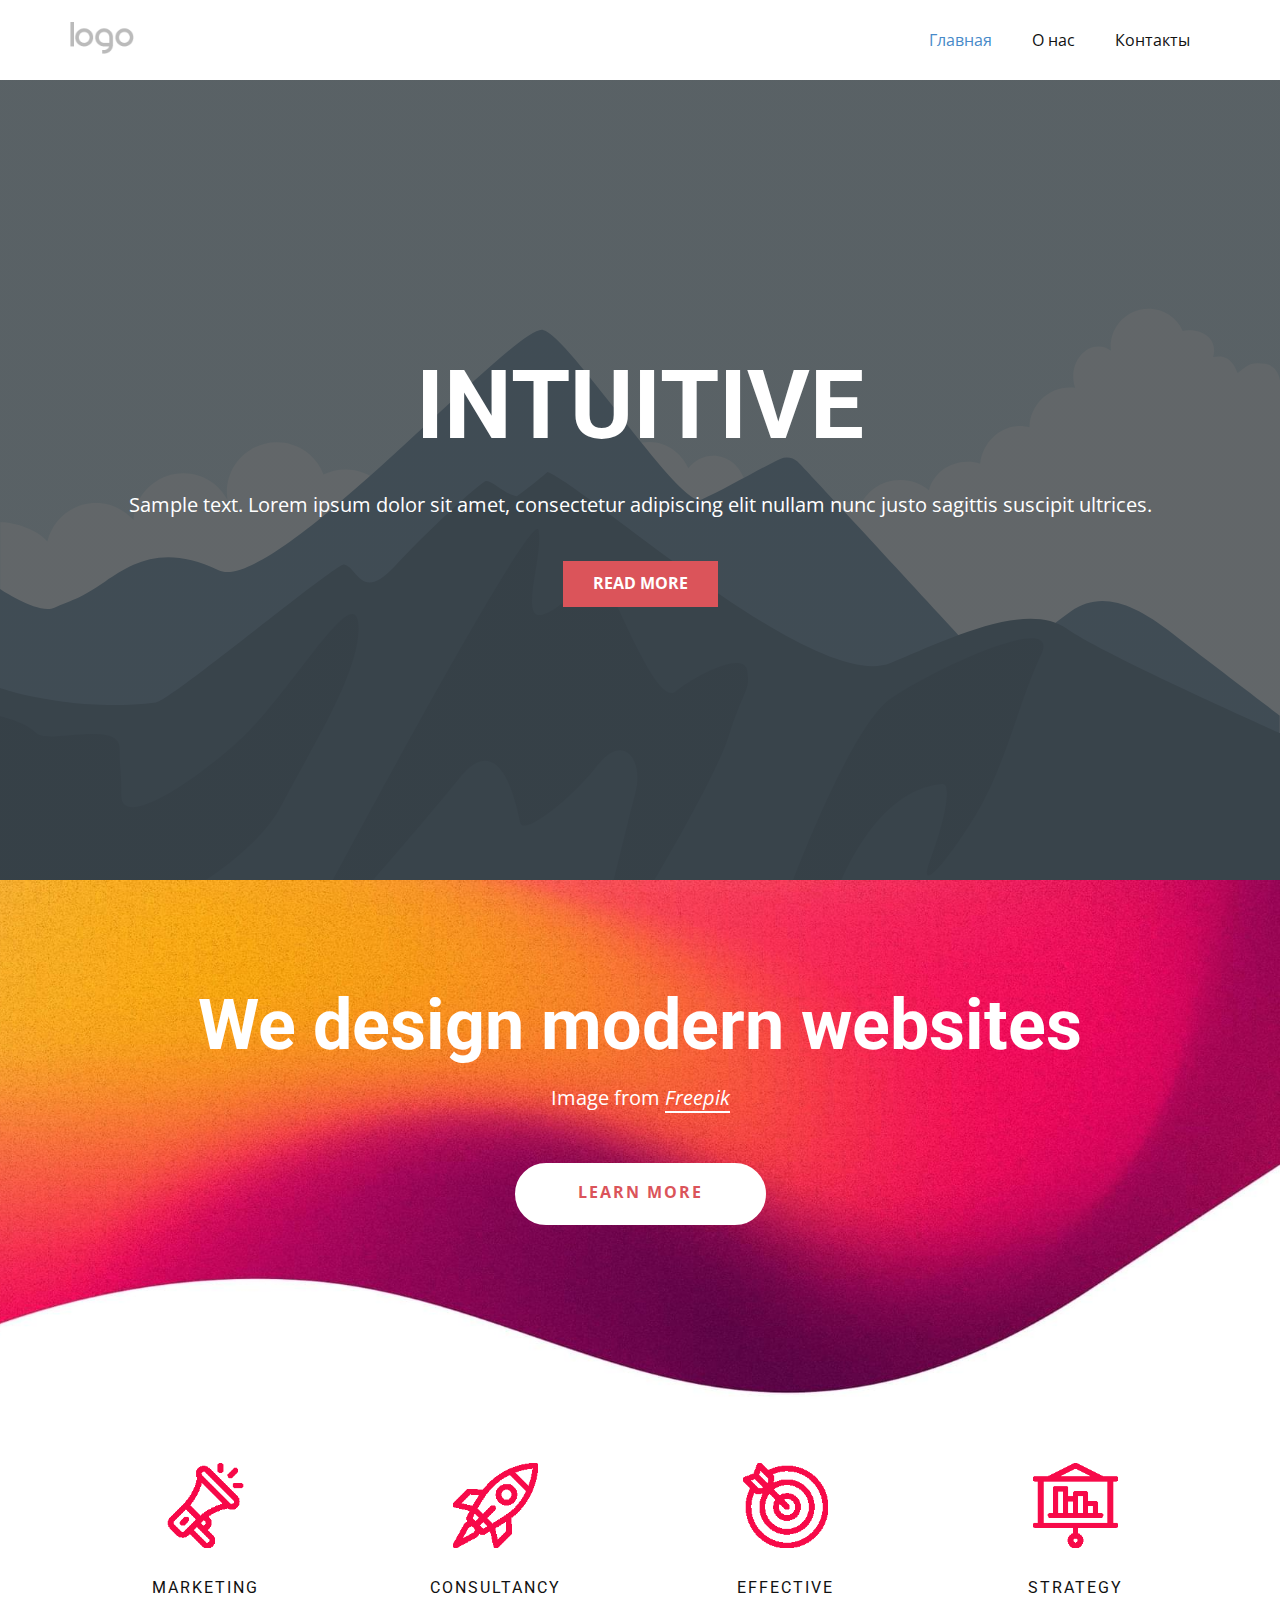
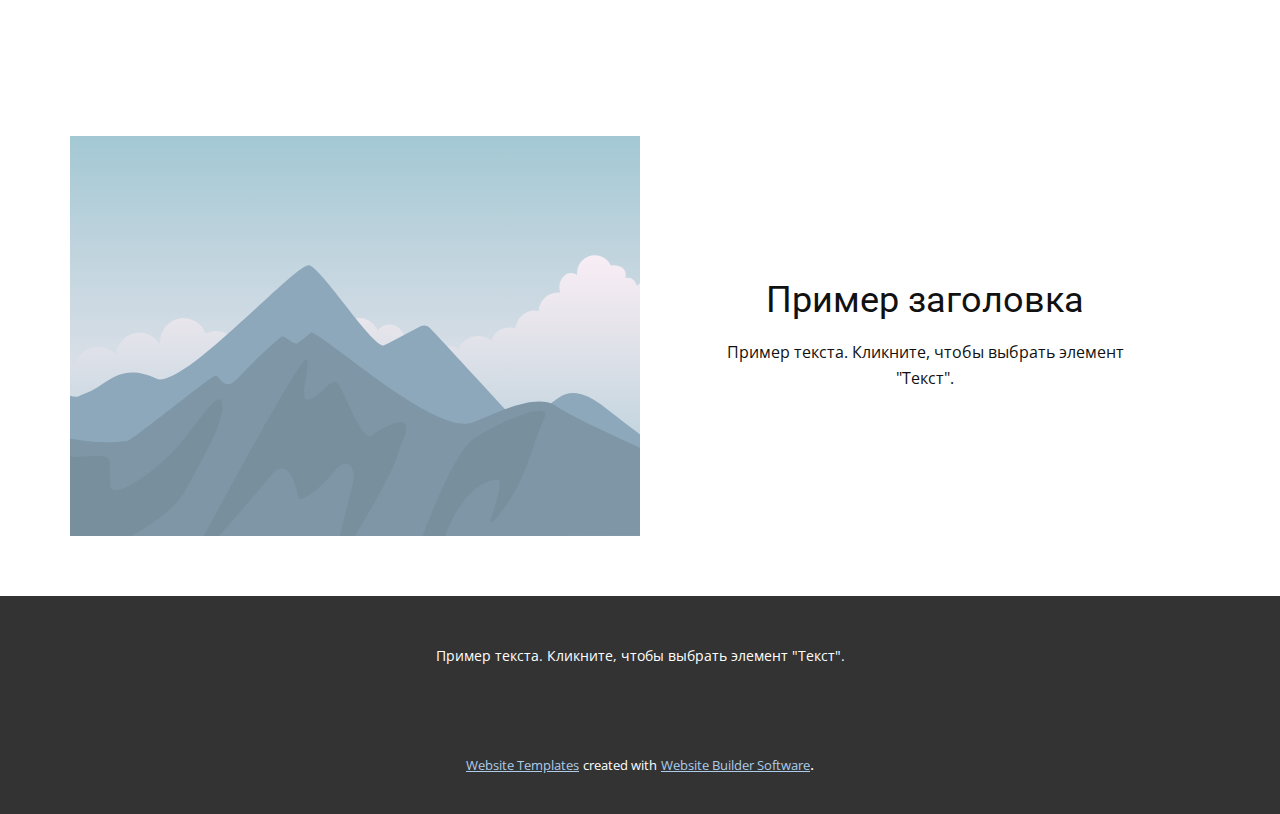
<file: special-app/Site1/index.html>
<!DOCTYPE html>
<html style="font-size: 16px;" lang="ru"><head>
    <meta name="viewport" content="width=device-width, initial-scale=1.0">
    <meta charset="utf-8">
    <meta name="keywords" content="INTUITIVE, ​We design modern websites">
    <meta name="description" content="">
    <title>Главная</title>
    <link rel="stylesheet" href="nicepage.css" media="screen">
<link rel="stylesheet" href="Главная.css" media="screen">
    <script class="u-script" type="text/javascript" src="jquery.js" defer=""></script>
    <script class="u-script" type="text/javascript" src="nicepage.js" defer=""></script>
    <meta name="generator" content="Nicepage 4.19.3, nicepage.com">
    <link id="u-theme-google-font" rel="stylesheet" href="https://fonts.googleapis.com/css?family=Roboto:100,100i,300,300i,400,400i,500,500i,700,700i,900,900i|Open+Sans:300,300i,400,400i,500,500i,600,600i,700,700i,800,800i">
    
    
    
    
    <script type="application/ld+json">{
		"@context": "http://schema.org",
		"@type": "Organization",
		"name": "",
		"logo": "images/default-logo.png"
}</script>
    <meta name="theme-color" content="#478ac9">
    <meta property="og:title" content="Главная">
    <meta property="og:type" content="website">
  </head>
  <body data-home-page="Главная.html" data-home-page-title="Главная" class="u-body u-xl-mode" data-lang="ru"><header class="u-clearfix u-header u-header" id="sec-5972"><div class="u-clearfix u-sheet u-valign-middle u-sheet-1">
        <a href="https://nicepage.com" class="u-image u-logo u-image-1">
          <img src="images/default-logo.png" class="u-logo-image u-logo-image-1">
        </a>
        <nav class="u-menu u-menu-dropdown u-offcanvas u-menu-1">
          <div class="menu-collapse" style="font-size: 1rem; letter-spacing: 0px;">
            <a class="u-button-style u-custom-left-right-menu-spacing u-custom-padding-bottom u-custom-top-bottom-menu-spacing u-nav-link u-text-active-palette-1-base u-text-hover-palette-2-base" href="#">
              <svg class="u-svg-link" viewBox="0 0 24 24"><use xmlns:xlink="http://www.w3.org/1999/xlink" xlink:href="#menu-hamburger"></use></svg>
              <svg class="u-svg-content" version="1.1" id="menu-hamburger" viewBox="0 0 16 16" x="0px" y="0px" xmlns:xlink="http://www.w3.org/1999/xlink" xmlns="http://www.w3.org/2000/svg"><g><rect y="1" width="16" height="2"></rect><rect y="7" width="16" height="2"></rect><rect y="13" width="16" height="2"></rect>
</g></svg>
            </a>
          </div>
          <div class="u-nav-container">
            <ul class="u-nav u-unstyled u-nav-1"><li class="u-nav-item"><a class="u-button-style u-nav-link u-text-active-palette-1-base u-text-hover-palette-2-base" href="Главная.html" style="padding: 10px 20px;">Главная</a>
</li><li class="u-nav-item"><a class="u-button-style u-nav-link u-text-active-palette-1-base u-text-hover-palette-2-base" href="О-нас.html" style="padding: 10px 20px;">О нас</a>
</li><li class="u-nav-item"><a class="u-button-style u-nav-link u-text-active-palette-1-base u-text-hover-palette-2-base" href="Контакты.html" style="padding: 10px 20px;">Контакты</a>
</li></ul>
          </div>
          <div class="u-nav-container-collapse">
            <div class="u-black u-container-style u-inner-container-layout u-opacity u-opacity-95 u-sidenav">
              <div class="u-inner-container-layout u-sidenav-overflow">
                <div class="u-menu-close"></div>
                <ul class="u-align-center u-nav u-popupmenu-items u-unstyled u-nav-2"><li class="u-nav-item"><a class="u-button-style u-nav-link" href="Главная.html">Главная</a>
</li><li class="u-nav-item"><a class="u-button-style u-nav-link" href="О-нас.html">О нас</a>
</li><li class="u-nav-item"><a class="u-button-style u-nav-link" href="Контакты.html">Контакты</a>
</li></ul>
              </div>
            </div>
            <div class="u-black u-menu-overlay u-opacity u-opacity-70"></div>
          </div>
        </nav>
      </div></header>
    <section class="u-align-center u-clearfix u-image u-shading u-section-1" src="" data-image-width="256" data-image-height="256" id="sec-d07f">
      <div class="u-clearfix u-sheet u-valign-middle u-sheet-1">
        <h1 class="u-text u-text-default u-title u-text-1">INTUITIVE</h1>
        <p class="u-large-text u-text u-text-default u-text-variant u-text-2">Sample text. Lorem ipsum dolor sit amet, consectetur adipiscing elit nullam nunc justo sagittis suscipit ultrices.</p>
        <a href="#" class="u-btn u-button-style u-palette-2-base u-btn-1">Read More</a>
      </div>
    </section>
    <section class="u-align-center u-clearfix u-white u-section-2" src="" id="carousel_1a21">
      <img class="u-expanded-width u-image u-image-1" src="images/ddd-min.jpg" data-image-width="1920" data-image-height="713">
      <h1 class="u-text u-text-body-alt-color u-text-default-xl u-title u-text-1"> We design modern websites</h1>
      <p class="u-large-text u-text u-text-variant u-text-white u-text-2">Image from <a href="https://www.freepik.com/vectors/background" class="u-active-none u-border-2 u-border-active-grey-5 u-border-hover-grey-5 u-border-white u-btn u-button-link u-button-style u-hover-none u-none u-text-body-alt-color u-btn-1">Freepik</a>
      </p>
      <a href="https://nicepage.com/c/contact-form-html-templates" class="u-active-custom-color-1 u-border-4 u-border-active-white u-border-hover-white u-border-white u-btn u-btn-round u-button-style u-hover-custom-color-1 u-radius-50 u-text-active-white u-text-hover-white u-text-palette-2-base u-white u-btn-2">learn more</a>
      <div class="u-list u-list-1">
        <div class="u-repeater u-repeater-1">
          <div class="u-align-center u-container-style u-list-item u-repeater-item u-shape-rectangle">
            <div class="u-container-layout u-similar-container u-valign-top u-container-layout-1"><span class="u-file-icon u-icon u-icon-rectangle u-text-palette-2-base u-icon-1"><img src="images/596092-d5c710ef.png" alt=""></span>
              <h4 class="u-text u-text-3">Marketing</h4>
            </div>
          </div>
          <div class="u-align-center u-container-style u-list-item u-repeater-item u-shape-rectangle">
            <div class="u-container-layout u-similar-container u-valign-top u-container-layout-2"><span class="u-file-icon u-icon u-icon-rectangle u-text-palette-2-base u-icon-2"><img src="images/4549343-bc5f0512.png" alt=""></span>
              <h4 class="u-text u-text-4">Consultancy</h4>
            </div>
          </div>
          <div class="u-align-center u-container-style u-list-item u-repeater-item u-shape-rectangle">
            <div class="u-container-layout u-similar-container u-valign-top u-container-layout-3"><span class="u-file-icon u-icon u-icon-rectangle u-text-palette-2-base u-icon-3"><img src="images/3720937-0b119c01.png" alt=""></span>
              <h4 class="u-text u-text-5">Effective</h4>
            </div>
          </div>
          <div class="u-align-center u-container-style u-list-item u-repeater-item u-shape-rectangle">
            <div class="u-container-layout u-similar-container u-valign-top u-container-layout-4"><span class="u-file-icon u-icon u-icon-rectangle u-text-palette-2-base u-icon-4"><img src="images/6434274-ce5b3ffa.png" alt=""></span>
              <h4 class="u-text u-text-6">Strategy</h4>
            </div>
          </div>
        </div>
      </div>
    </section>
    <section class="u-clearfix u-section-3" id="sec-538f">
      <div class="u-clearfix u-sheet u-sheet-1">
        <div class="u-clearfix u-expanded-width u-layout-wrap u-layout-wrap-1">
          <div class="u-layout">
            <div class="u-layout-row">
              <div class="u-container-style u-image u-layout-cell u-size-30 u-image-1" data-image-width="400" data-image-height="265">
                <div class="u-container-layout u-container-layout-1"></div>
              </div>
              <div class="u-align-center u-container-style u-layout-cell u-size-30 u-layout-cell-2">
                <div class="u-container-layout u-valign-middle u-container-layout-2">
                  <h2 class="u-text u-text-default u-text-1">Пример заголовка</h2>
                  <p class="u-text u-text-default u-text-2">Пример текста. Кликните, чтобы выбрать элемент "Текст".</p>
                </div>
              </div>
            </div>
          </div>
        </div>
      </div>
    </section>
    
    
    <footer class="u-align-center u-clearfix u-footer u-grey-80 u-footer" id="sec-6dae"><div class="u-clearfix u-sheet u-sheet-1">
        <p class="u-small-text u-text u-text-variant u-text-1">Пример текста. Кликните, чтобы выбрать элемент "Текст".</p>
      </div></footer>
    <section class="u-backlink u-clearfix u-grey-80">
      <a class="u-link" href="https://nicepage.com/website-templates" target="_blank">
        <span>Website Templates</span>
      </a>
      <p class="u-text">
        <span>created with</span>
      </p>
      <a class="u-link" href="" target="_blank">
        <span>Website Builder Software</span>
      </a>. 
    </section>
  
</body></html>
</file>
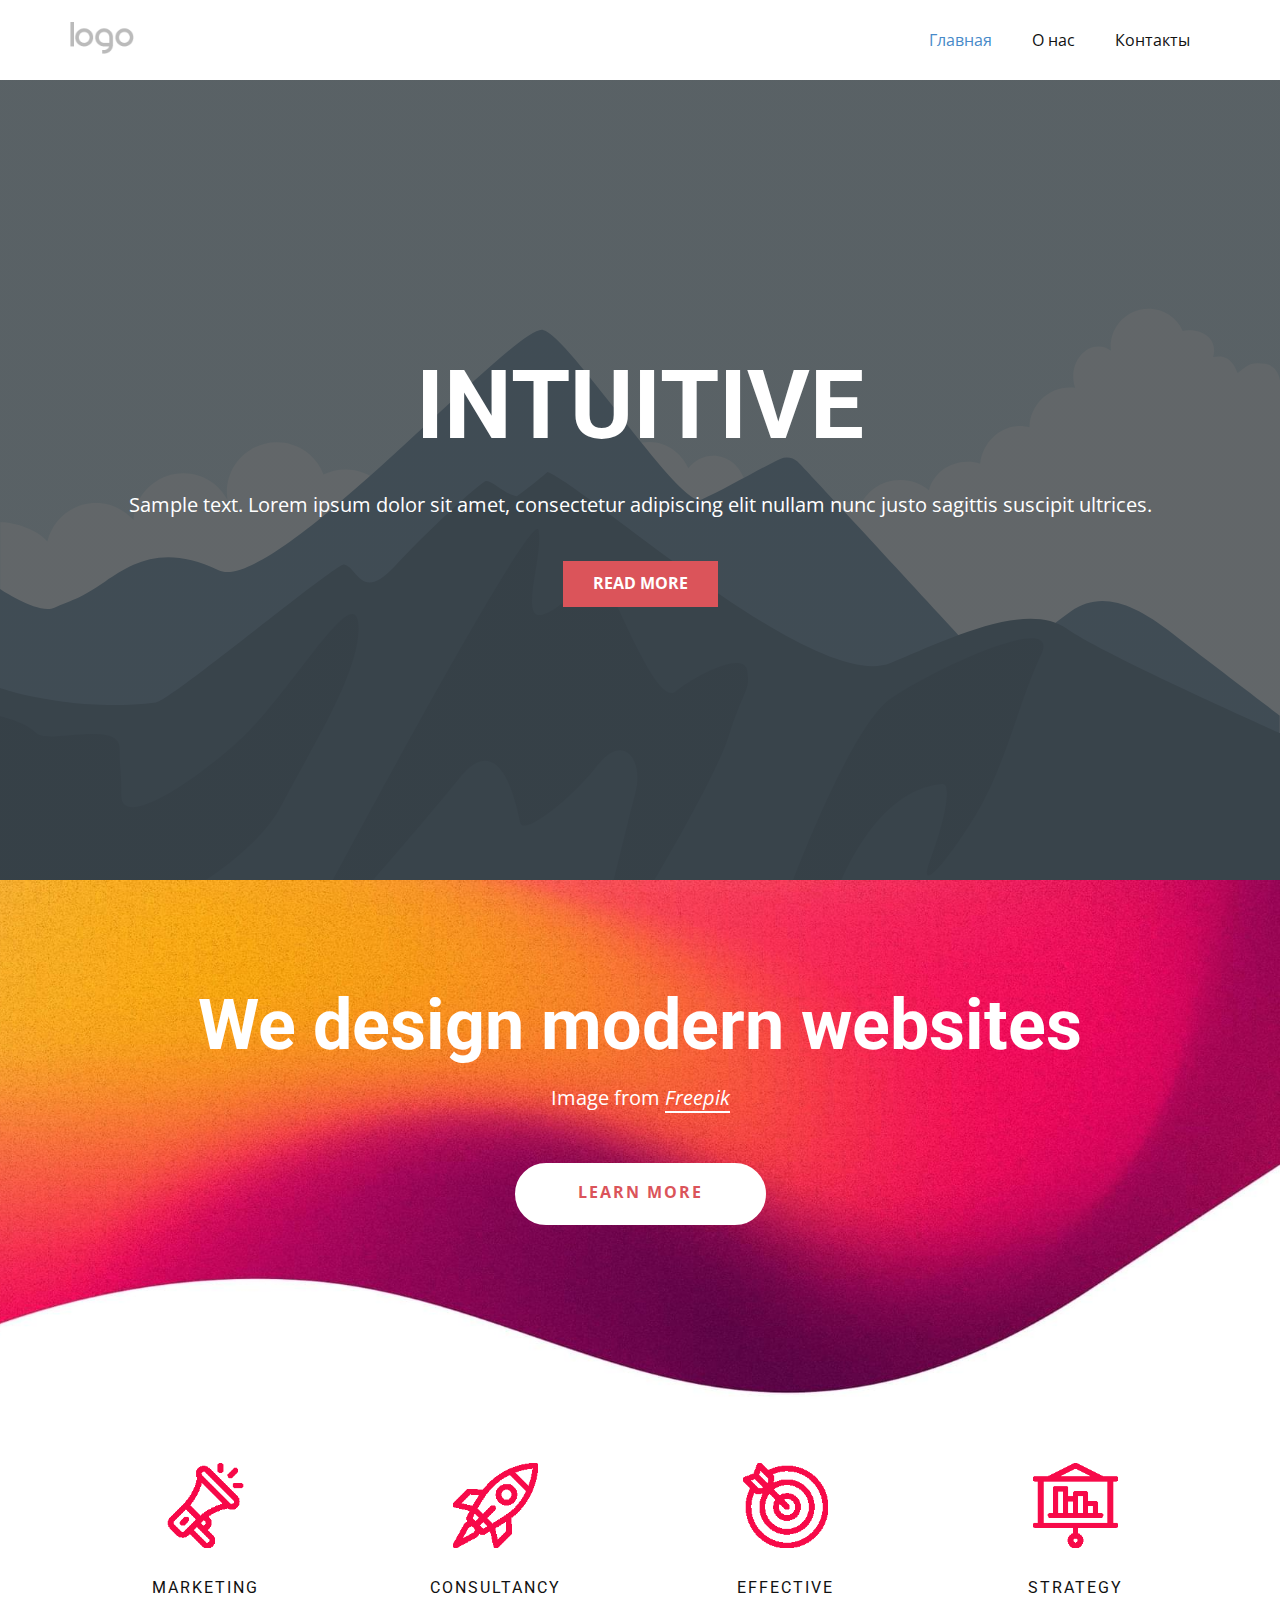
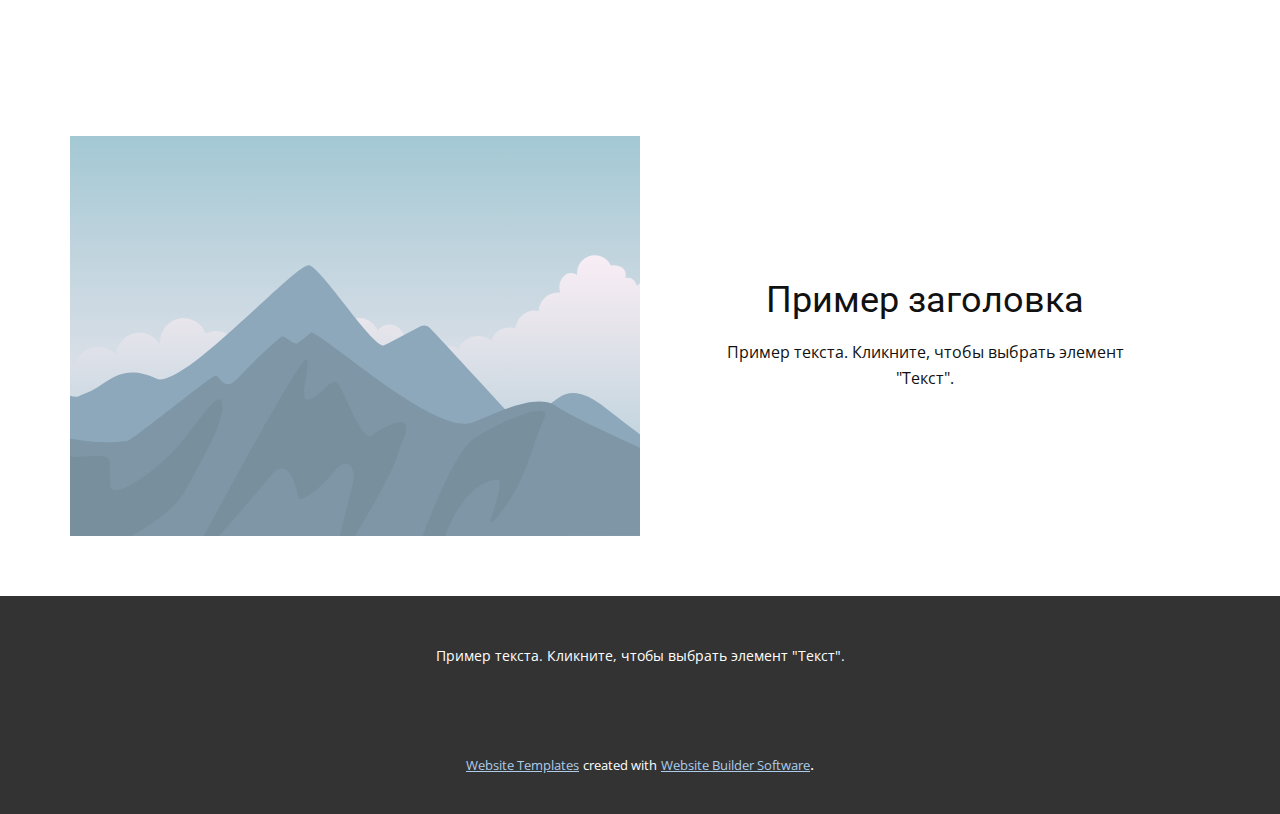
<file: special-app/Site1/Главная.html>
<!DOCTYPE html>
<html style="font-size: 16px;" lang="ru"><head>
    <meta name="viewport" content="width=device-width, initial-scale=1.0">
    <meta charset="utf-8">
    <meta name="keywords" content="INTUITIVE, ​We design modern websites">
    <meta name="description" content="">
    <title>Главная</title>
    <link rel="stylesheet" href="nicepage.css" media="screen">
<link rel="stylesheet" href="Главная.css" media="screen">
    <script class="u-script" type="text/javascript" src="jquery.js" defer=""></script>
    <script class="u-script" type="text/javascript" src="nicepage.js" defer=""></script>
    <meta name="generator" content="Nicepage 4.19.3, nicepage.com">
    <link id="u-theme-google-font" rel="stylesheet" href="https://fonts.googleapis.com/css?family=Roboto:100,100i,300,300i,400,400i,500,500i,700,700i,900,900i|Open+Sans:300,300i,400,400i,500,500i,600,600i,700,700i,800,800i">
    
    
    
    
    <script type="application/ld+json">{
		"@context": "http://schema.org",
		"@type": "Organization",
		"name": "",
		"logo": "images/default-logo.png"
}</script>
    <meta name="theme-color" content="#478ac9">
    <meta property="og:title" content="Главная">
    <meta property="og:type" content="website">
  </head>
  <body class="u-body u-xl-mode" data-lang="ru"><header class="u-clearfix u-header u-header" id="sec-5972"><div class="u-clearfix u-sheet u-valign-middle u-sheet-1">
        <a href="https://nicepage.com" class="u-image u-logo u-image-1">
          <img src="images/default-logo.png" class="u-logo-image u-logo-image-1">
        </a>
        <nav class="u-menu u-menu-dropdown u-offcanvas u-menu-1">
          <div class="menu-collapse" style="font-size: 1rem; letter-spacing: 0px;">
            <a class="u-button-style u-custom-left-right-menu-spacing u-custom-padding-bottom u-custom-top-bottom-menu-spacing u-nav-link u-text-active-palette-1-base u-text-hover-palette-2-base" href="#">
              <svg class="u-svg-link" viewBox="0 0 24 24"><use xmlns:xlink="http://www.w3.org/1999/xlink" xlink:href="#menu-hamburger"></use></svg>
              <svg class="u-svg-content" version="1.1" id="menu-hamburger" viewBox="0 0 16 16" x="0px" y="0px" xmlns:xlink="http://www.w3.org/1999/xlink" xmlns="http://www.w3.org/2000/svg"><g><rect y="1" width="16" height="2"></rect><rect y="7" width="16" height="2"></rect><rect y="13" width="16" height="2"></rect>
</g></svg>
            </a>
          </div>
          <div class="u-nav-container">
            <ul class="u-nav u-unstyled u-nav-1"><li class="u-nav-item"><a class="u-button-style u-nav-link u-text-active-palette-1-base u-text-hover-palette-2-base" href="Главная.html" style="padding: 10px 20px;">Главная</a>
</li><li class="u-nav-item"><a class="u-button-style u-nav-link u-text-active-palette-1-base u-text-hover-palette-2-base" href="О-нас.html" style="padding: 10px 20px;">О нас</a>
</li><li class="u-nav-item"><a class="u-button-style u-nav-link u-text-active-palette-1-base u-text-hover-palette-2-base" href="Контакты.html" style="padding: 10px 20px;">Контакты</a>
</li></ul>
          </div>
          <div class="u-nav-container-collapse">
            <div class="u-black u-container-style u-inner-container-layout u-opacity u-opacity-95 u-sidenav">
              <div class="u-inner-container-layout u-sidenav-overflow">
                <div class="u-menu-close"></div>
                <ul class="u-align-center u-nav u-popupmenu-items u-unstyled u-nav-2"><li class="u-nav-item"><a class="u-button-style u-nav-link" href="Главная.html">Главная</a>
</li><li class="u-nav-item"><a class="u-button-style u-nav-link" href="О-нас.html">О нас</a>
</li><li class="u-nav-item"><a class="u-button-style u-nav-link" href="Контакты.html">Контакты</a>
</li></ul>
              </div>
            </div>
            <div class="u-black u-menu-overlay u-opacity u-opacity-70"></div>
          </div>
        </nav>
      </div></header>
    <section class="u-align-center u-clearfix u-image u-shading u-section-1" src="" data-image-width="256" data-image-height="256" id="sec-d07f">
      <div class="u-clearfix u-sheet u-valign-middle u-sheet-1">
        <h1 class="u-text u-text-default u-title u-text-1">INTUITIVE</h1>
        <p class="u-large-text u-text u-text-default u-text-variant u-text-2">Sample text. Lorem ipsum dolor sit amet, consectetur adipiscing elit nullam nunc justo sagittis suscipit ultrices.</p>
        <a href="#" class="u-btn u-button-style u-palette-2-base u-btn-1">Read More</a>
      </div>
    </section>
    <section class="u-align-center u-clearfix u-white u-section-2" src="" id="carousel_1a21">
      <img class="u-expanded-width u-image u-image-1" src="images/ddd-min.jpg" data-image-width="1920" data-image-height="713">
      <h1 class="u-text u-text-body-alt-color u-text-default-xl u-title u-text-1"> We design modern websites</h1>
      <p class="u-large-text u-text u-text-variant u-text-white u-text-2">Image from <a href="https://www.freepik.com/vectors/background" class="u-active-none u-border-2 u-border-active-grey-5 u-border-hover-grey-5 u-border-white u-btn u-button-link u-button-style u-hover-none u-none u-text-body-alt-color u-btn-1">Freepik</a>
      </p>
      <a href="https://nicepage.com/c/contact-form-html-templates" class="u-active-custom-color-1 u-border-4 u-border-active-white u-border-hover-white u-border-white u-btn u-btn-round u-button-style u-hover-custom-color-1 u-radius-50 u-text-active-white u-text-hover-white u-text-palette-2-base u-white u-btn-2">learn more</a>
      <div class="u-list u-list-1">
        <div class="u-repeater u-repeater-1">
          <div class="u-align-center u-container-style u-list-item u-repeater-item u-shape-rectangle">
            <div class="u-container-layout u-similar-container u-valign-top u-container-layout-1"><span class="u-file-icon u-icon u-icon-rectangle u-text-palette-2-base u-icon-1"><img src="images/596092-d5c710ef.png" alt=""></span>
              <h4 class="u-text u-text-3">Marketing</h4>
            </div>
          </div>
          <div class="u-align-center u-container-style u-list-item u-repeater-item u-shape-rectangle">
            <div class="u-container-layout u-similar-container u-valign-top u-container-layout-2"><span class="u-file-icon u-icon u-icon-rectangle u-text-palette-2-base u-icon-2"><img src="images/4549343-bc5f0512.png" alt=""></span>
              <h4 class="u-text u-text-4">Consultancy</h4>
            </div>
          </div>
          <div class="u-align-center u-container-style u-list-item u-repeater-item u-shape-rectangle">
            <div class="u-container-layout u-similar-container u-valign-top u-container-layout-3"><span class="u-file-icon u-icon u-icon-rectangle u-text-palette-2-base u-icon-3"><img src="images/3720937-0b119c01.png" alt=""></span>
              <h4 class="u-text u-text-5">Effective</h4>
            </div>
          </div>
          <div class="u-align-center u-container-style u-list-item u-repeater-item u-shape-rectangle">
            <div class="u-container-layout u-similar-container u-valign-top u-container-layout-4"><span class="u-file-icon u-icon u-icon-rectangle u-text-palette-2-base u-icon-4"><img src="images/6434274-ce5b3ffa.png" alt=""></span>
              <h4 class="u-text u-text-6">Strategy</h4>
            </div>
          </div>
        </div>
      </div>
    </section>
    <section class="u-clearfix u-section-3" id="sec-538f">
      <div class="u-clearfix u-sheet u-sheet-1">
        <div class="u-clearfix u-expanded-width u-layout-wrap u-layout-wrap-1">
          <div class="u-layout">
            <div class="u-layout-row">
              <div class="u-container-style u-image u-layout-cell u-size-30 u-image-1" data-image-width="400" data-image-height="265">
                <div class="u-container-layout u-container-layout-1"></div>
              </div>
              <div class="u-align-center u-container-style u-layout-cell u-size-30 u-layout-cell-2">
                <div class="u-container-layout u-valign-middle u-container-layout-2">
                  <h2 class="u-text u-text-default u-text-1">Пример заголовка</h2>
                  <p class="u-text u-text-default u-text-2">Пример текста. Кликните, чтобы выбрать элемент "Текст".</p>
                </div>
              </div>
            </div>
          </div>
        </div>
      </div>
    </section>
    
    
    <footer class="u-align-center u-clearfix u-footer u-grey-80 u-footer" id="sec-6dae"><div class="u-clearfix u-sheet u-sheet-1">
        <p class="u-small-text u-text u-text-variant u-text-1">Пример текста. Кликните, чтобы выбрать элемент "Текст".</p>
      </div></footer>
    <section class="u-backlink u-clearfix u-grey-80">
      <a class="u-link" href="https://nicepage.com/website-templates" target="_blank">
        <span>Website Templates</span>
      </a>
      <p class="u-text">
        <span>created with</span>
      </p>
      <a class="u-link" href="" target="_blank">
        <span>Website Builder Software</span>
      </a>. 
    </section>
  
</body></html>
</file>
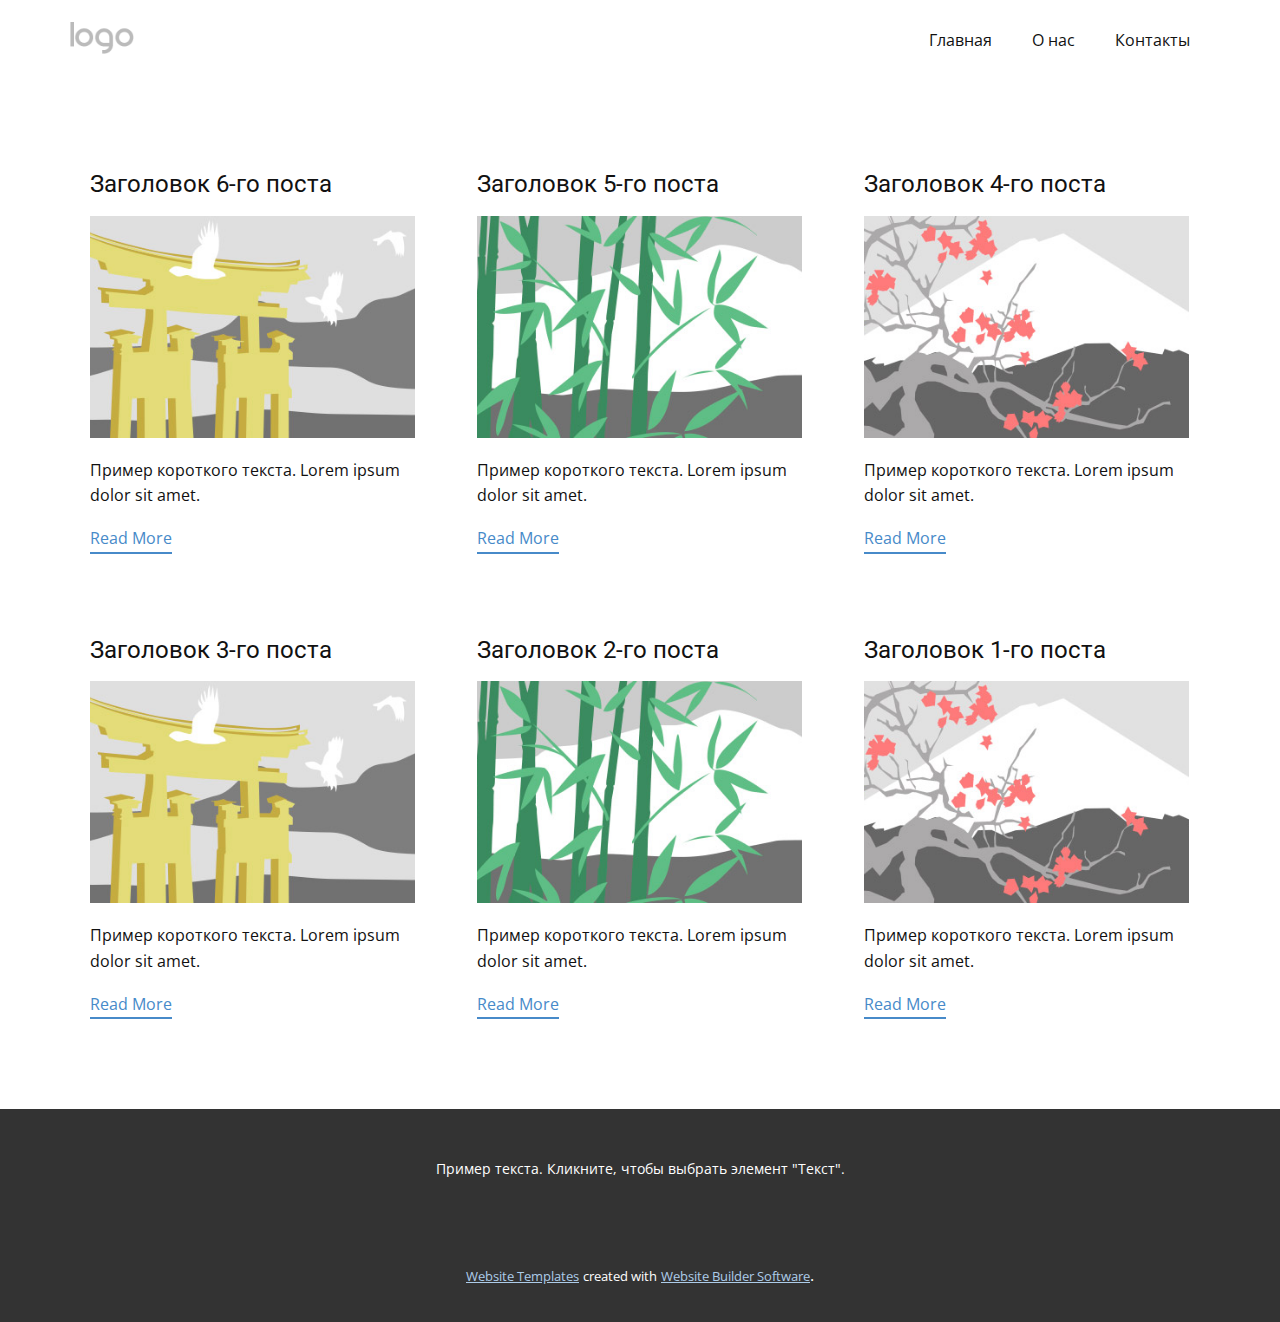
<file: special-app/Site1/blog/blog.html>
<html style="font-size: 16px;" lang="ru"><head>
    <meta name="viewport" content="width=device-width, initial-scale=1.0">
    <meta charset="utf-8">
    <meta name="keywords" content="">
    <meta name="description" content="">
    <title>Blog Template</title>
    <link rel="stylesheet" href="../nicepage.css" media="screen">
<link rel="stylesheet" href="../Blog-Template.css" media="screen">
    <script class="u-script" type="text/javascript" src="../jquery.js" defer=""></script>
    <script class="u-script" type="text/javascript" src="../nicepage.js" defer=""></script>
    <meta name="generator" content="Nicepage 4.19.3, nicepage.com">
    <link id="u-theme-google-font" rel="stylesheet" href="https://fonts.googleapis.com/css?family=Roboto:100,100i,300,300i,400,400i,500,500i,700,700i,900,900i|Open+Sans:300,300i,400,400i,500,500i,600,600i,700,700i,800,800i">
    
    
    <script type="application/ld+json">{
		"@context": "http://schema.org",
		"@type": "Organization",
		"name": "",
		"logo": "images/default-logo.png"
}</script>
    <meta name="theme-color" content="#478ac9">
  </head>
  <body class="u-body u-xl-mode" data-lang="ru"><header class="u-clearfix u-header u-header" id="sec-5972"><div class="u-clearfix u-sheet u-valign-middle u-sheet-1">
        <a href="https://nicepage.com" class="u-image u-logo u-image-1">
          <img src="../images/default-logo.png" class="u-logo-image u-logo-image-1">
        </a>
        <nav class="u-menu u-menu-dropdown u-offcanvas u-menu-1">
          <div class="menu-collapse" style="font-size: 1rem; letter-spacing: 0px;">
            <a class="u-button-style u-custom-left-right-menu-spacing u-custom-padding-bottom u-custom-top-bottom-menu-spacing u-nav-link u-text-active-palette-1-base u-text-hover-palette-2-base" href="#">
              <svg class="u-svg-link" viewBox="0 0 24 24"><use xmlns:xlink="http://www.w3.org/1999/xlink" xlink:href="#menu-hamburger"></use></svg>
              <svg class="u-svg-content" version="1.1" id="menu-hamburger" viewBox="0 0 16 16" x="0px" y="0px" xmlns:xlink="http://www.w3.org/1999/xlink" xmlns="http://www.w3.org/2000/svg"><g><rect y="1" width="16" height="2"></rect><rect y="7" width="16" height="2"></rect><rect y="13" width="16" height="2"></rect>
</g></svg>
            </a>
          </div>
          <div class="u-nav-container">
            <ul class="u-nav u-unstyled u-nav-1"><li class="u-nav-item"><a class="u-button-style u-nav-link u-text-active-palette-1-base u-text-hover-palette-2-base" href="../Главная.html" style="padding: 10px 20px;">Главная</a>
</li><li class="u-nav-item"><a class="u-button-style u-nav-link u-text-active-palette-1-base u-text-hover-palette-2-base" href="../О-нас.html" style="padding: 10px 20px;">О нас</a>
</li><li class="u-nav-item"><a class="u-button-style u-nav-link u-text-active-palette-1-base u-text-hover-palette-2-base" href="../Контакты.html" style="padding: 10px 20px;">Контакты</a>
</li></ul>
          </div>
          <div class="u-nav-container-collapse">
            <div class="u-black u-container-style u-inner-container-layout u-opacity u-opacity-95 u-sidenav">
              <div class="u-inner-container-layout u-sidenav-overflow">
                <div class="u-menu-close"></div>
                <ul class="u-align-center u-nav u-popupmenu-items u-unstyled u-nav-2"><li class="u-nav-item"><a class="u-button-style u-nav-link" href="../Главная.html">Главная</a>
</li><li class="u-nav-item"><a class="u-button-style u-nav-link" href="../О-нас.html">О нас</a>
</li><li class="u-nav-item"><a class="u-button-style u-nav-link" href="../Контакты.html">Контакты</a>
</li></ul>
              </div>
            </div>
            <div class="u-black u-menu-overlay u-opacity u-opacity-70"></div>
          </div>
        </nav>
      </div></header>
    <section class="u-clearfix u-section-1" id="sec-9804">
      <div class="u-clearfix u-sheet u-valign-middle u-sheet-1"><!--blog--><!--blog_options_json--><!--{"type":"Recent","source":"","tags":"","count":""}--><!--/blog_options_json-->
        <div class="u-blog u-expanded-width u-repeater u-repeater-1"><!--blog_post-->
          <div class="u-blog-post u-container-style u-repeater-item u-white u-repeater-item-1">
            <div class="u-container-layout u-similar-container u-valign-top u-container-layout-1"><!--blog_post_header-->
              <h4 class="u-blog-control u-text u-text-1">
                <a class="u-post-header-link" href="../blog/пост-5.html">Заголовок 6-го поста</a>
              </h4><!--/blog_post_header--><!--blog_post_image-->
              <a class="u-post-header-link" href="../blog/пост-5.html"><img alt="" class="u-blog-control u-expanded-width u-image u-image-default u-image-1" src="../images/8ad73f3c.jpeg"></a><!--/blog_post_image--><!--blog_post_content-->
              <div class="u-blog-control u-post-content u-text u-text-2 fr-view">Пример короткого текста. Lorem ipsum dolor sit amet.</div><!--/blog_post_content--><!--blog_post_readmore-->
              <a href="../blog/пост-5.html" class="u-blog-control u-border-2 u-border-palette-1-base u-btn u-btn-rectangle u-button-style u-none u-btn-1"><!--blog_post_readmore_content--><!--options_json--><!--{"content":"Read More","defaultValue":"Читать дальше"}--><!--/options_json-->Read More<!--/blog_post_readmore_content--></a><!--/blog_post_readmore-->
            </div>
          </div><div class="u-blog-post u-container-style u-repeater-item u-video-cover u-white">
            <div class="u-container-layout u-similar-container u-valign-top u-container-layout-2"><!--blog_post_header-->
              <h4 class="u-blog-control u-text u-text-3">
                <a class="u-post-header-link" href="../blog/пост-4.html">Заголовок 5-го поста</a>
              </h4><!--/blog_post_header--><!--blog_post_image-->
              <a class="u-post-header-link" href="../blog/пост-4.html"><img alt="" class="u-blog-control u-expanded-width u-image u-image-default u-image-2" src="../images/68f64b9d.jpeg"></a><!--/blog_post_image--><!--blog_post_content-->
              <div class="u-blog-control u-post-content u-text u-text-4 fr-view">Пример короткого текста. Lorem ipsum dolor sit amet.</div><!--/blog_post_content--><!--blog_post_readmore-->
              <a href="../blog/пост-4.html" class="u-blog-control u-border-2 u-border-palette-1-base u-btn u-btn-rectangle u-button-style u-none u-btn-2"><!--blog_post_readmore_content--><!--options_json--><!--{"content":"Read More","defaultValue":"Читать дальше"}--><!--/options_json-->Read More<!--/blog_post_readmore_content--></a><!--/blog_post_readmore-->
            </div>
          </div><div class="u-blog-post u-container-style u-repeater-item u-video-cover u-white">
            <div class="u-container-layout u-similar-container u-valign-top u-container-layout-3"><!--blog_post_header-->
              <h4 class="u-blog-control u-text u-text-5">
                <a class="u-post-header-link" href="../blog/пост-3.html">Заголовок 4-го поста</a>
              </h4><!--/blog_post_header--><!--blog_post_image-->
              <a class="u-post-header-link" href="../blog/пост-3.html"><img alt="" class="u-blog-control u-expanded-width u-image u-image-default u-image-3" src="../images/0fd3416c.jpeg"></a><!--/blog_post_image--><!--blog_post_content-->
              <div class="u-blog-control u-post-content u-text u-text-6 fr-view">Пример короткого текста. Lorem ipsum dolor sit amet.</div><!--/blog_post_content--><!--blog_post_readmore-->
              <a href="../blog/пост-3.html" class="u-blog-control u-border-2 u-border-palette-1-base u-btn u-btn-rectangle u-button-style u-none u-btn-3"><!--blog_post_readmore_content--><!--options_json--><!--{"content":"Read More","defaultValue":"Читать дальше"}--><!--/options_json-->Read More<!--/blog_post_readmore_content--></a><!--/blog_post_readmore-->
            </div>
          </div><div class="u-blog-post u-container-style u-repeater-item u-white u-repeater-item-1">
            <div class="u-container-layout u-similar-container u-valign-top u-container-layout-1"><!--blog_post_header-->
              <h4 class="u-blog-control u-text u-text-1">
                <a class="u-post-header-link" href="../blog/пост-2.html">Заголовок 3-го поста</a>
              </h4><!--/blog_post_header--><!--blog_post_image-->
              <a class="u-post-header-link" href="../blog/пост-2.html"><img alt="" class="u-blog-control u-expanded-width u-image u-image-default u-image-1" src="../images/8ad73f3c.jpeg"></a><!--/blog_post_image--><!--blog_post_content-->
              <div class="u-blog-control u-post-content u-text u-text-2 fr-view">Пример короткого текста. Lorem ipsum dolor sit amet.</div><!--/blog_post_content--><!--blog_post_readmore-->
              <a href="../blog/пост-2.html" class="u-blog-control u-border-2 u-border-palette-1-base u-btn u-btn-rectangle u-button-style u-none u-btn-1"><!--blog_post_readmore_content--><!--options_json--><!--{"content":"Read More","defaultValue":"Читать дальше"}--><!--/options_json-->Read More<!--/blog_post_readmore_content--></a><!--/blog_post_readmore-->
            </div>
          </div><div class="u-blog-post u-container-style u-repeater-item u-video-cover u-white">
            <div class="u-container-layout u-similar-container u-valign-top u-container-layout-2"><!--blog_post_header-->
              <h4 class="u-blog-control u-text u-text-3">
                <a class="u-post-header-link" href="../blog/пост-1.html">Заголовок 2-го поста</a>
              </h4><!--/blog_post_header--><!--blog_post_image-->
              <a class="u-post-header-link" href="../blog/пост-1.html"><img alt="" class="u-blog-control u-expanded-width u-image u-image-default u-image-2" src="../images/68f64b9d.jpeg"></a><!--/blog_post_image--><!--blog_post_content-->
              <div class="u-blog-control u-post-content u-text u-text-4 fr-view">Пример короткого текста. Lorem ipsum dolor sit amet.</div><!--/blog_post_content--><!--blog_post_readmore-->
              <a href="../blog/пост-1.html" class="u-blog-control u-border-2 u-border-palette-1-base u-btn u-btn-rectangle u-button-style u-none u-btn-2"><!--blog_post_readmore_content--><!--options_json--><!--{"content":"Read More","defaultValue":"Читать дальше"}--><!--/options_json-->Read More<!--/blog_post_readmore_content--></a><!--/blog_post_readmore-->
            </div>
          </div><div class="u-blog-post u-container-style u-repeater-item u-video-cover u-white">
            <div class="u-container-layout u-similar-container u-valign-top u-container-layout-3"><!--blog_post_header-->
              <h4 class="u-blog-control u-text u-text-5">
                <a class="u-post-header-link" href="../blog/пост.html">Заголовок 1-го поста</a>
              </h4><!--/blog_post_header--><!--blog_post_image-->
              <a class="u-post-header-link" href="../blog/пост.html"><img alt="" class="u-blog-control u-expanded-width u-image u-image-default u-image-3" src="../images/0fd3416c.jpeg"></a><!--/blog_post_image--><!--blog_post_content-->
              <div class="u-blog-control u-post-content u-text u-text-6 fr-view">Пример короткого текста. Lorem ipsum dolor sit amet.</div><!--/blog_post_content--><!--blog_post_readmore-->
              <a href="../blog/пост.html" class="u-blog-control u-border-2 u-border-palette-1-base u-btn u-btn-rectangle u-button-style u-none u-btn-3"><!--blog_post_readmore_content--><!--options_json--><!--{"content":"Read More","defaultValue":"Читать дальше"}--><!--/options_json-->Read More<!--/blog_post_readmore_content--></a><!--/blog_post_readmore-->
            </div>
          </div><!--/blog_post--><!--blog_post-->
          <!--/blog_post--><!--blog_post-->
          <!--/blog_post-->
        </div><!--/blog-->
      </div>
    </section>
    
    
    <footer class="u-align-center u-clearfix u-footer u-grey-80 u-footer" id="sec-6dae"><div class="u-clearfix u-sheet u-sheet-1">
        <p class="u-small-text u-text u-text-variant u-text-1">Пример текста. Кликните, чтобы выбрать элемент "Текст".</p>
      </div></footer>
    <section class="u-backlink u-clearfix u-grey-80">
      <a class="u-link" href="https://nicepage.com/website-templates" target="_blank">
        <span>Website Templates</span>
      </a>
      <p class="u-text">
        <span>created with</span>
      </p>
      <a class="u-link" href="" target="_blank">
        <span>Website Builder Software</span>
      </a>. 
    </section>
  
</body></html>
</file>
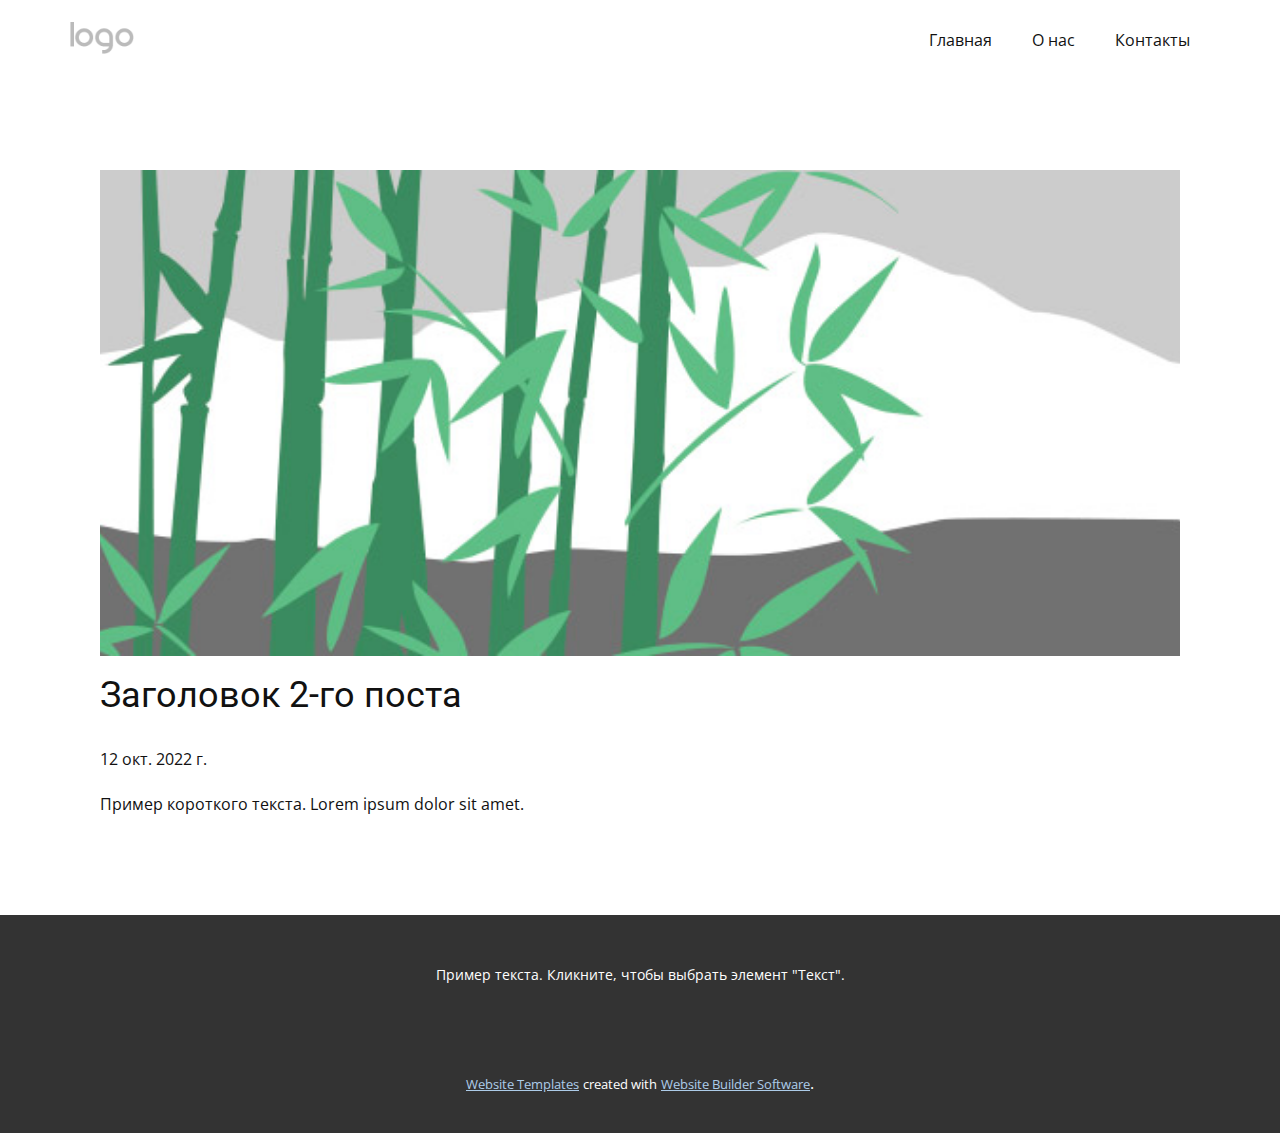
<file: special-app/Site1/blog/пост-1.html>
<!doctype html>
<html style="font-size: 16px;" lang="ru"><head>
    <meta name="viewport" content="width=device-width, initial-scale=1.0">
    <meta charset="utf-8">
    <meta name="keywords" content="Заголовок 1-го поста">
    <meta name="description" content="">
    <title>Заголовок 2-го поста</title>
    <link rel="stylesheet" href="../nicepage.css" media="screen">
<link rel="stylesheet" href="../Post-Template.css" media="screen">
    <script class="u-script" type="text/javascript" src="../jquery.js" defer=""></script>
    <script class="u-script" type="text/javascript" src="../nicepage.js" defer=""></script>
    <meta name="generator" content="Nicepage 4.19.3, nicepage.com">
    <link id="u-theme-google-font" rel="stylesheet" href="https://fonts.googleapis.com/css?family=Roboto:100,100i,300,300i,400,400i,500,500i,700,700i,900,900i|Open+Sans:300,300i,400,400i,500,500i,600,600i,700,700i,800,800i">
    
    
    <script type="application/ld+json">{
		"@context": "http://schema.org",
		"@type": "Organization",
		"name": "",
		"logo": "images/default-logo.png"
}</script>
    <meta name="theme-color" content="#478ac9">
  </head>
  <body class="u-body u-xl-mode" data-lang="ru"><header class="u-clearfix u-header u-header" id="sec-5972"><div class="u-clearfix u-sheet u-valign-middle u-sheet-1">
        <a href="https://nicepage.com" class="u-image u-logo u-image-1">
          <img src="../images/default-logo.png" class="u-logo-image u-logo-image-1">
        </a>
        <nav class="u-menu u-menu-dropdown u-offcanvas u-menu-1">
          <div class="menu-collapse" style="font-size: 1rem; letter-spacing: 0px;">
            <a class="u-button-style u-custom-left-right-menu-spacing u-custom-padding-bottom u-custom-top-bottom-menu-spacing u-nav-link u-text-active-palette-1-base u-text-hover-palette-2-base" href="#">
              <svg class="u-svg-link" viewBox="0 0 24 24"><use xmlns:xlink="http://www.w3.org/1999/xlink" xlink:href="#menu-hamburger"></use></svg>
              <svg class="u-svg-content" version="1.1" id="menu-hamburger" viewBox="0 0 16 16" x="0px" y="0px" xmlns:xlink="http://www.w3.org/1999/xlink" xmlns="http://www.w3.org/2000/svg"><g><rect y="1" width="16" height="2"></rect><rect y="7" width="16" height="2"></rect><rect y="13" width="16" height="2"></rect>
</g></svg>
            </a>
          </div>
          <div class="u-nav-container">
            <ul class="u-nav u-unstyled u-nav-1"><li class="u-nav-item"><a class="u-button-style u-nav-link u-text-active-palette-1-base u-text-hover-palette-2-base" href="../Главная.html" style="padding: 10px 20px;">Главная</a>
</li><li class="u-nav-item"><a class="u-button-style u-nav-link u-text-active-palette-1-base u-text-hover-palette-2-base" href="../О-нас.html" style="padding: 10px 20px;">О нас</a>
</li><li class="u-nav-item"><a class="u-button-style u-nav-link u-text-active-palette-1-base u-text-hover-palette-2-base" href="../Контакты.html" style="padding: 10px 20px;">Контакты</a>
</li></ul>
          </div>
          <div class="u-nav-container-collapse">
            <div class="u-black u-container-style u-inner-container-layout u-opacity u-opacity-95 u-sidenav">
              <div class="u-inner-container-layout u-sidenav-overflow">
                <div class="u-menu-close"></div>
                <ul class="u-align-center u-nav u-popupmenu-items u-unstyled u-nav-2"><li class="u-nav-item"><a class="u-button-style u-nav-link" href="../Главная.html">Главная</a>
</li><li class="u-nav-item"><a class="u-button-style u-nav-link" href="../О-нас.html">О нас</a>
</li><li class="u-nav-item"><a class="u-button-style u-nav-link" href="../Контакты.html">Контакты</a>
</li></ul>
              </div>
            </div>
            <div class="u-black u-menu-overlay u-opacity u-opacity-70"></div>
          </div>
        </nav>
      </div></header>
    <section class="u-align-center u-clearfix u-section-1" id="sec-1956">
      <div class="u-clearfix u-sheet u-valign-middle-md u-valign-middle-sm u-valign-middle-xs u-sheet-1"><!--post_details--><!--post_details_options_json--><!--{"source":""}--><!--/post_details_options_json--><!--blog_post-->
        <div class="u-container-style u-expanded-width u-post-details u-post-details-1">
          <div class="u-container-layout u-valign-middle u-container-layout-1"><!--blog_post_image-->
            <img alt="" class="u-blog-control u-expanded-width u-image u-image-default u-image-1" src="../images/68f64b9d.jpeg"><!--/blog_post_image--><!--blog_post_header-->
            <h2 class="u-blog-control u-text u-text-1">Заголовок 2-го поста</h2><!--/blog_post_header--><!--blog_post_metadata-->
            <div class="u-blog-control u-metadata u-metadata-1"><!--blog_post_metadata_date-->
              <span class="u-meta-date u-meta-icon">12 окт. 2022 г.</span><!--/blog_post_metadata_date--><!--blog_post_metadata_category-->
              <!--/blog_post_metadata_category--><!--blog_post_metadata_comments-->
              <!--/blog_post_metadata_comments-->
            </div><!--/blog_post_metadata--><!--blog_post_content-->
            <div class="u-align-justify u-blog-control u-post-content u-text u-text-2 fr-view">
  Пример короткого текста. Lorem ipsum dolor sit amet.
  </div><!--/blog_post_content-->
          </div>
        </div><!--/blog_post--><!--/post_details-->
      </div>
    </section>
    
    
    <footer class="u-align-center u-clearfix u-footer u-grey-80 u-footer" id="sec-6dae"><div class="u-clearfix u-sheet u-sheet-1">
        <p class="u-small-text u-text u-text-variant u-text-1">Пример текста. Кликните, чтобы выбрать элемент "Текст".</p>
      </div></footer>
    <section class="u-backlink u-clearfix u-grey-80">
      <a class="u-link" href="https://nicepage.com/website-templates" target="_blank">
        <span>Website Templates</span>
      </a>
      <p class="u-text">
        <span>created with</span>
      </p>
      <a class="u-link" href="" target="_blank">
        <span>Website Builder Software</span>
      </a>. 
    </section>
  
</body></html>
</file>
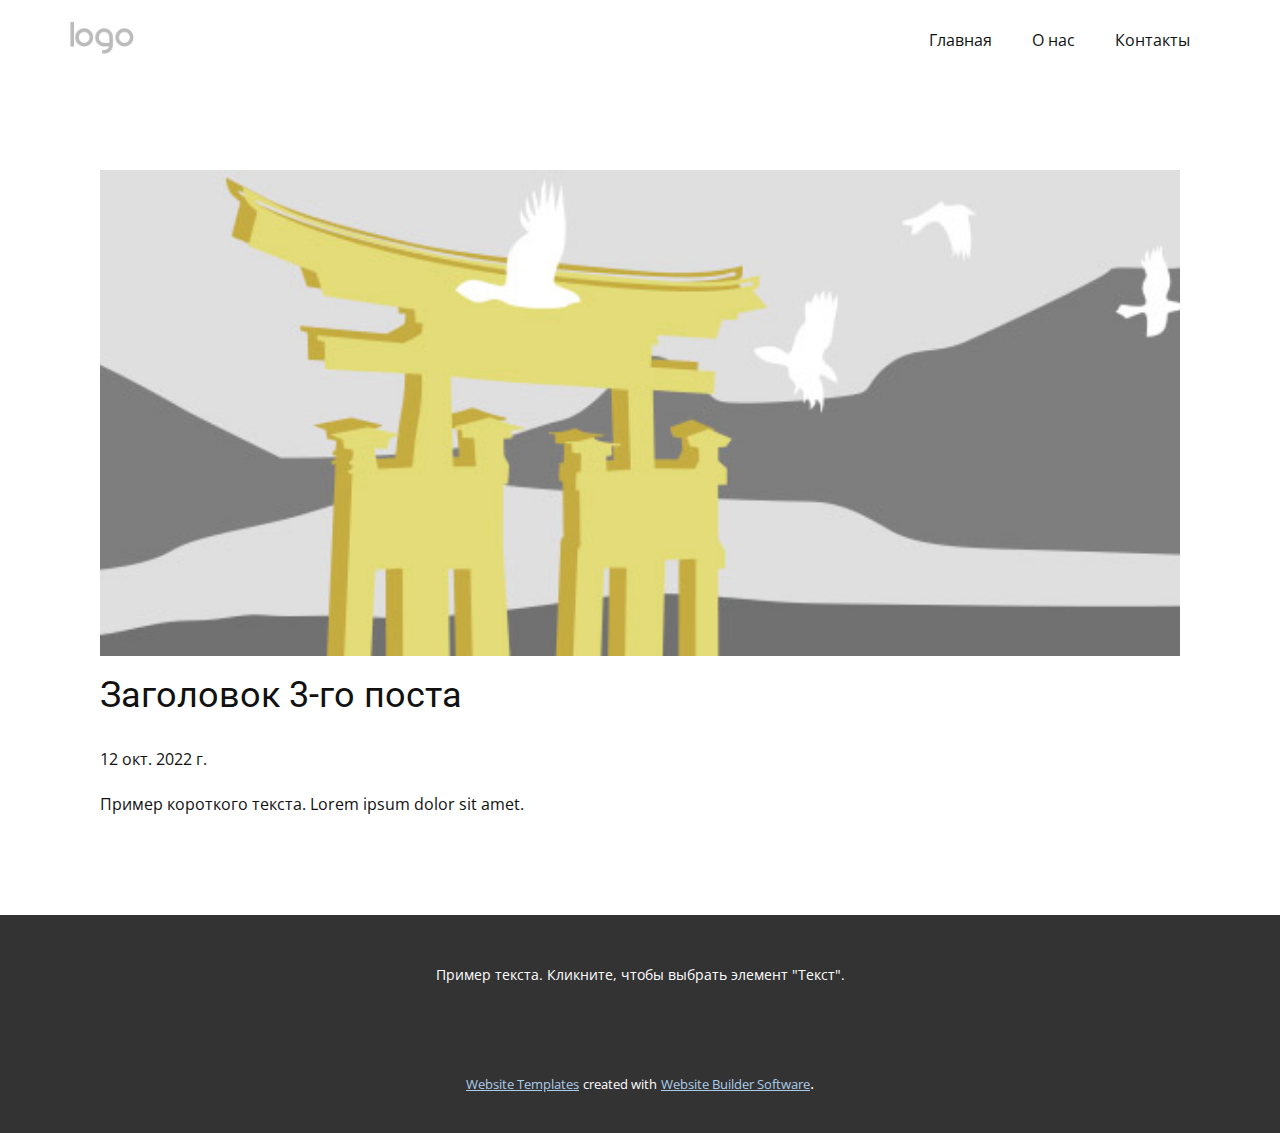
<file: special-app/Site1/blog/пост-2.html>
<!doctype html>
<html style="font-size: 16px;" lang="ru"><head>
    <meta name="viewport" content="width=device-width, initial-scale=1.0">
    <meta charset="utf-8">
    <meta name="keywords" content="Заголовок 1-го поста">
    <meta name="description" content="">
    <title>Заголовок 3-го поста</title>
    <link rel="stylesheet" href="../nicepage.css" media="screen">
<link rel="stylesheet" href="../Post-Template.css" media="screen">
    <script class="u-script" type="text/javascript" src="../jquery.js" defer=""></script>
    <script class="u-script" type="text/javascript" src="../nicepage.js" defer=""></script>
    <meta name="generator" content="Nicepage 4.19.3, nicepage.com">
    <link id="u-theme-google-font" rel="stylesheet" href="https://fonts.googleapis.com/css?family=Roboto:100,100i,300,300i,400,400i,500,500i,700,700i,900,900i|Open+Sans:300,300i,400,400i,500,500i,600,600i,700,700i,800,800i">
    
    
    <script type="application/ld+json">{
		"@context": "http://schema.org",
		"@type": "Organization",
		"name": "",
		"logo": "images/default-logo.png"
}</script>
    <meta name="theme-color" content="#478ac9">
  </head>
  <body class="u-body u-xl-mode" data-lang="ru"><header class="u-clearfix u-header u-header" id="sec-5972"><div class="u-clearfix u-sheet u-valign-middle u-sheet-1">
        <a href="https://nicepage.com" class="u-image u-logo u-image-1">
          <img src="../images/default-logo.png" class="u-logo-image u-logo-image-1">
        </a>
        <nav class="u-menu u-menu-dropdown u-offcanvas u-menu-1">
          <div class="menu-collapse" style="font-size: 1rem; letter-spacing: 0px;">
            <a class="u-button-style u-custom-left-right-menu-spacing u-custom-padding-bottom u-custom-top-bottom-menu-spacing u-nav-link u-text-active-palette-1-base u-text-hover-palette-2-base" href="#">
              <svg class="u-svg-link" viewBox="0 0 24 24"><use xmlns:xlink="http://www.w3.org/1999/xlink" xlink:href="#menu-hamburger"></use></svg>
              <svg class="u-svg-content" version="1.1" id="menu-hamburger" viewBox="0 0 16 16" x="0px" y="0px" xmlns:xlink="http://www.w3.org/1999/xlink" xmlns="http://www.w3.org/2000/svg"><g><rect y="1" width="16" height="2"></rect><rect y="7" width="16" height="2"></rect><rect y="13" width="16" height="2"></rect>
</g></svg>
            </a>
          </div>
          <div class="u-nav-container">
            <ul class="u-nav u-unstyled u-nav-1"><li class="u-nav-item"><a class="u-button-style u-nav-link u-text-active-palette-1-base u-text-hover-palette-2-base" href="../Главная.html" style="padding: 10px 20px;">Главная</a>
</li><li class="u-nav-item"><a class="u-button-style u-nav-link u-text-active-palette-1-base u-text-hover-palette-2-base" href="../О-нас.html" style="padding: 10px 20px;">О нас</a>
</li><li class="u-nav-item"><a class="u-button-style u-nav-link u-text-active-palette-1-base u-text-hover-palette-2-base" href="../Контакты.html" style="padding: 10px 20px;">Контакты</a>
</li></ul>
          </div>
          <div class="u-nav-container-collapse">
            <div class="u-black u-container-style u-inner-container-layout u-opacity u-opacity-95 u-sidenav">
              <div class="u-inner-container-layout u-sidenav-overflow">
                <div class="u-menu-close"></div>
                <ul class="u-align-center u-nav u-popupmenu-items u-unstyled u-nav-2"><li class="u-nav-item"><a class="u-button-style u-nav-link" href="../Главная.html">Главная</a>
</li><li class="u-nav-item"><a class="u-button-style u-nav-link" href="../О-нас.html">О нас</a>
</li><li class="u-nav-item"><a class="u-button-style u-nav-link" href="../Контакты.html">Контакты</a>
</li></ul>
              </div>
            </div>
            <div class="u-black u-menu-overlay u-opacity u-opacity-70"></div>
          </div>
        </nav>
      </div></header>
    <section class="u-align-center u-clearfix u-section-1" id="sec-1956">
      <div class="u-clearfix u-sheet u-valign-middle-md u-valign-middle-sm u-valign-middle-xs u-sheet-1"><!--post_details--><!--post_details_options_json--><!--{"source":""}--><!--/post_details_options_json--><!--blog_post-->
        <div class="u-container-style u-expanded-width u-post-details u-post-details-1">
          <div class="u-container-layout u-valign-middle u-container-layout-1"><!--blog_post_image-->
            <img alt="" class="u-blog-control u-expanded-width u-image u-image-default u-image-1" src="../images/8ad73f3c.jpeg"><!--/blog_post_image--><!--blog_post_header-->
            <h2 class="u-blog-control u-text u-text-1">Заголовок 3-го поста</h2><!--/blog_post_header--><!--blog_post_metadata-->
            <div class="u-blog-control u-metadata u-metadata-1"><!--blog_post_metadata_date-->
              <span class="u-meta-date u-meta-icon">12 окт. 2022 г.</span><!--/blog_post_metadata_date--><!--blog_post_metadata_category-->
              <!--/blog_post_metadata_category--><!--blog_post_metadata_comments-->
              <!--/blog_post_metadata_comments-->
            </div><!--/blog_post_metadata--><!--blog_post_content-->
            <div class="u-align-justify u-blog-control u-post-content u-text u-text-2 fr-view">
  Пример короткого текста. Lorem ipsum dolor sit amet.
  </div><!--/blog_post_content-->
          </div>
        </div><!--/blog_post--><!--/post_details-->
      </div>
    </section>
    
    
    <footer class="u-align-center u-clearfix u-footer u-grey-80 u-footer" id="sec-6dae"><div class="u-clearfix u-sheet u-sheet-1">
        <p class="u-small-text u-text u-text-variant u-text-1">Пример текста. Кликните, чтобы выбрать элемент "Текст".</p>
      </div></footer>
    <section class="u-backlink u-clearfix u-grey-80">
      <a class="u-link" href="https://nicepage.com/website-templates" target="_blank">
        <span>Website Templates</span>
      </a>
      <p class="u-text">
        <span>created with</span>
      </p>
      <a class="u-link" href="" target="_blank">
        <span>Website Builder Software</span>
      </a>. 
    </section>
  
</body></html>
</file>
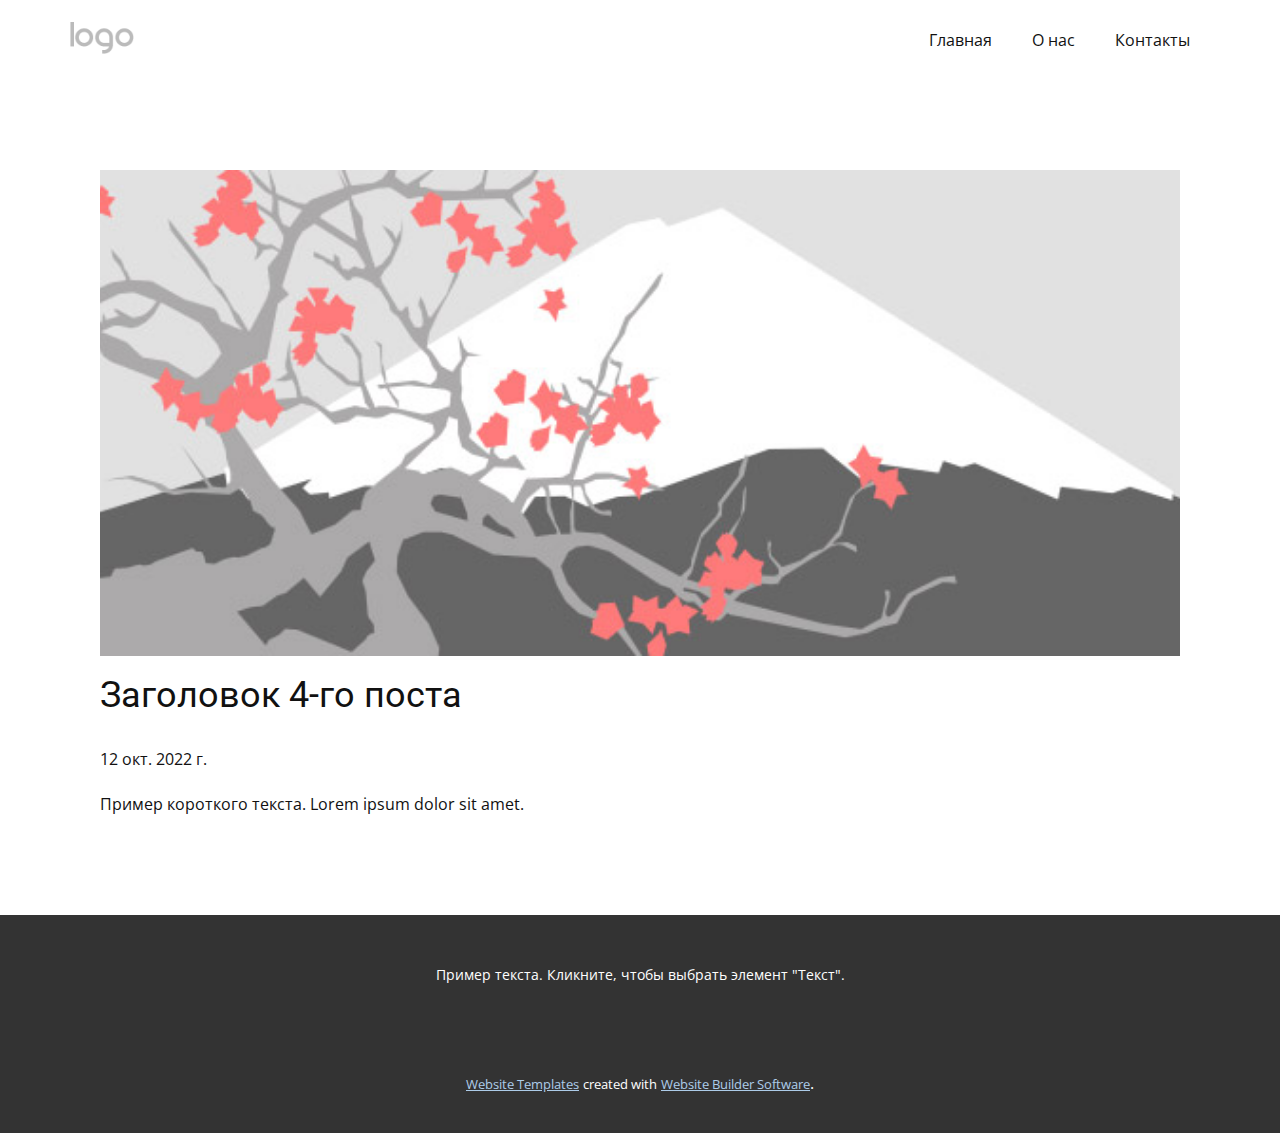
<file: special-app/Site1/blog/пост-3.html>
<!doctype html>
<html style="font-size: 16px;" lang="ru"><head>
    <meta name="viewport" content="width=device-width, initial-scale=1.0">
    <meta charset="utf-8">
    <meta name="keywords" content="Заголовок 1-го поста">
    <meta name="description" content="">
    <title>Заголовок 4-го поста</title>
    <link rel="stylesheet" href="../nicepage.css" media="screen">
<link rel="stylesheet" href="../Post-Template.css" media="screen">
    <script class="u-script" type="text/javascript" src="../jquery.js" defer=""></script>
    <script class="u-script" type="text/javascript" src="../nicepage.js" defer=""></script>
    <meta name="generator" content="Nicepage 4.19.3, nicepage.com">
    <link id="u-theme-google-font" rel="stylesheet" href="https://fonts.googleapis.com/css?family=Roboto:100,100i,300,300i,400,400i,500,500i,700,700i,900,900i|Open+Sans:300,300i,400,400i,500,500i,600,600i,700,700i,800,800i">
    
    
    <script type="application/ld+json">{
		"@context": "http://schema.org",
		"@type": "Organization",
		"name": "",
		"logo": "images/default-logo.png"
}</script>
    <meta name="theme-color" content="#478ac9">
  </head>
  <body class="u-body u-xl-mode" data-lang="ru"><header class="u-clearfix u-header u-header" id="sec-5972"><div class="u-clearfix u-sheet u-valign-middle u-sheet-1">
        <a href="https://nicepage.com" class="u-image u-logo u-image-1">
          <img src="../images/default-logo.png" class="u-logo-image u-logo-image-1">
        </a>
        <nav class="u-menu u-menu-dropdown u-offcanvas u-menu-1">
          <div class="menu-collapse" style="font-size: 1rem; letter-spacing: 0px;">
            <a class="u-button-style u-custom-left-right-menu-spacing u-custom-padding-bottom u-custom-top-bottom-menu-spacing u-nav-link u-text-active-palette-1-base u-text-hover-palette-2-base" href="#">
              <svg class="u-svg-link" viewBox="0 0 24 24"><use xmlns:xlink="http://www.w3.org/1999/xlink" xlink:href="#menu-hamburger"></use></svg>
              <svg class="u-svg-content" version="1.1" id="menu-hamburger" viewBox="0 0 16 16" x="0px" y="0px" xmlns:xlink="http://www.w3.org/1999/xlink" xmlns="http://www.w3.org/2000/svg"><g><rect y="1" width="16" height="2"></rect><rect y="7" width="16" height="2"></rect><rect y="13" width="16" height="2"></rect>
</g></svg>
            </a>
          </div>
          <div class="u-nav-container">
            <ul class="u-nav u-unstyled u-nav-1"><li class="u-nav-item"><a class="u-button-style u-nav-link u-text-active-palette-1-base u-text-hover-palette-2-base" href="../Главная.html" style="padding: 10px 20px;">Главная</a>
</li><li class="u-nav-item"><a class="u-button-style u-nav-link u-text-active-palette-1-base u-text-hover-palette-2-base" href="../О-нас.html" style="padding: 10px 20px;">О нас</a>
</li><li class="u-nav-item"><a class="u-button-style u-nav-link u-text-active-palette-1-base u-text-hover-palette-2-base" href="../Контакты.html" style="padding: 10px 20px;">Контакты</a>
</li></ul>
          </div>
          <div class="u-nav-container-collapse">
            <div class="u-black u-container-style u-inner-container-layout u-opacity u-opacity-95 u-sidenav">
              <div class="u-inner-container-layout u-sidenav-overflow">
                <div class="u-menu-close"></div>
                <ul class="u-align-center u-nav u-popupmenu-items u-unstyled u-nav-2"><li class="u-nav-item"><a class="u-button-style u-nav-link" href="../Главная.html">Главная</a>
</li><li class="u-nav-item"><a class="u-button-style u-nav-link" href="../О-нас.html">О нас</a>
</li><li class="u-nav-item"><a class="u-button-style u-nav-link" href="../Контакты.html">Контакты</a>
</li></ul>
              </div>
            </div>
            <div class="u-black u-menu-overlay u-opacity u-opacity-70"></div>
          </div>
        </nav>
      </div></header>
    <section class="u-align-center u-clearfix u-section-1" id="sec-1956">
      <div class="u-clearfix u-sheet u-valign-middle-md u-valign-middle-sm u-valign-middle-xs u-sheet-1"><!--post_details--><!--post_details_options_json--><!--{"source":""}--><!--/post_details_options_json--><!--blog_post-->
        <div class="u-container-style u-expanded-width u-post-details u-post-details-1">
          <div class="u-container-layout u-valign-middle u-container-layout-1"><!--blog_post_image-->
            <img alt="" class="u-blog-control u-expanded-width u-image u-image-default u-image-1" src="../images/0fd3416c.jpeg"><!--/blog_post_image--><!--blog_post_header-->
            <h2 class="u-blog-control u-text u-text-1">Заголовок 4-го поста</h2><!--/blog_post_header--><!--blog_post_metadata-->
            <div class="u-blog-control u-metadata u-metadata-1"><!--blog_post_metadata_date-->
              <span class="u-meta-date u-meta-icon">12 окт. 2022 г.</span><!--/blog_post_metadata_date--><!--blog_post_metadata_category-->
              <!--/blog_post_metadata_category--><!--blog_post_metadata_comments-->
              <!--/blog_post_metadata_comments-->
            </div><!--/blog_post_metadata--><!--blog_post_content-->
            <div class="u-align-justify u-blog-control u-post-content u-text u-text-2 fr-view">
  Пример короткого текста. Lorem ipsum dolor sit amet.
  </div><!--/blog_post_content-->
          </div>
        </div><!--/blog_post--><!--/post_details-->
      </div>
    </section>
    
    
    <footer class="u-align-center u-clearfix u-footer u-grey-80 u-footer" id="sec-6dae"><div class="u-clearfix u-sheet u-sheet-1">
        <p class="u-small-text u-text u-text-variant u-text-1">Пример текста. Кликните, чтобы выбрать элемент "Текст".</p>
      </div></footer>
    <section class="u-backlink u-clearfix u-grey-80">
      <a class="u-link" href="https://nicepage.com/website-templates" target="_blank">
        <span>Website Templates</span>
      </a>
      <p class="u-text">
        <span>created with</span>
      </p>
      <a class="u-link" href="" target="_blank">
        <span>Website Builder Software</span>
      </a>. 
    </section>
  
</body></html>
</file>
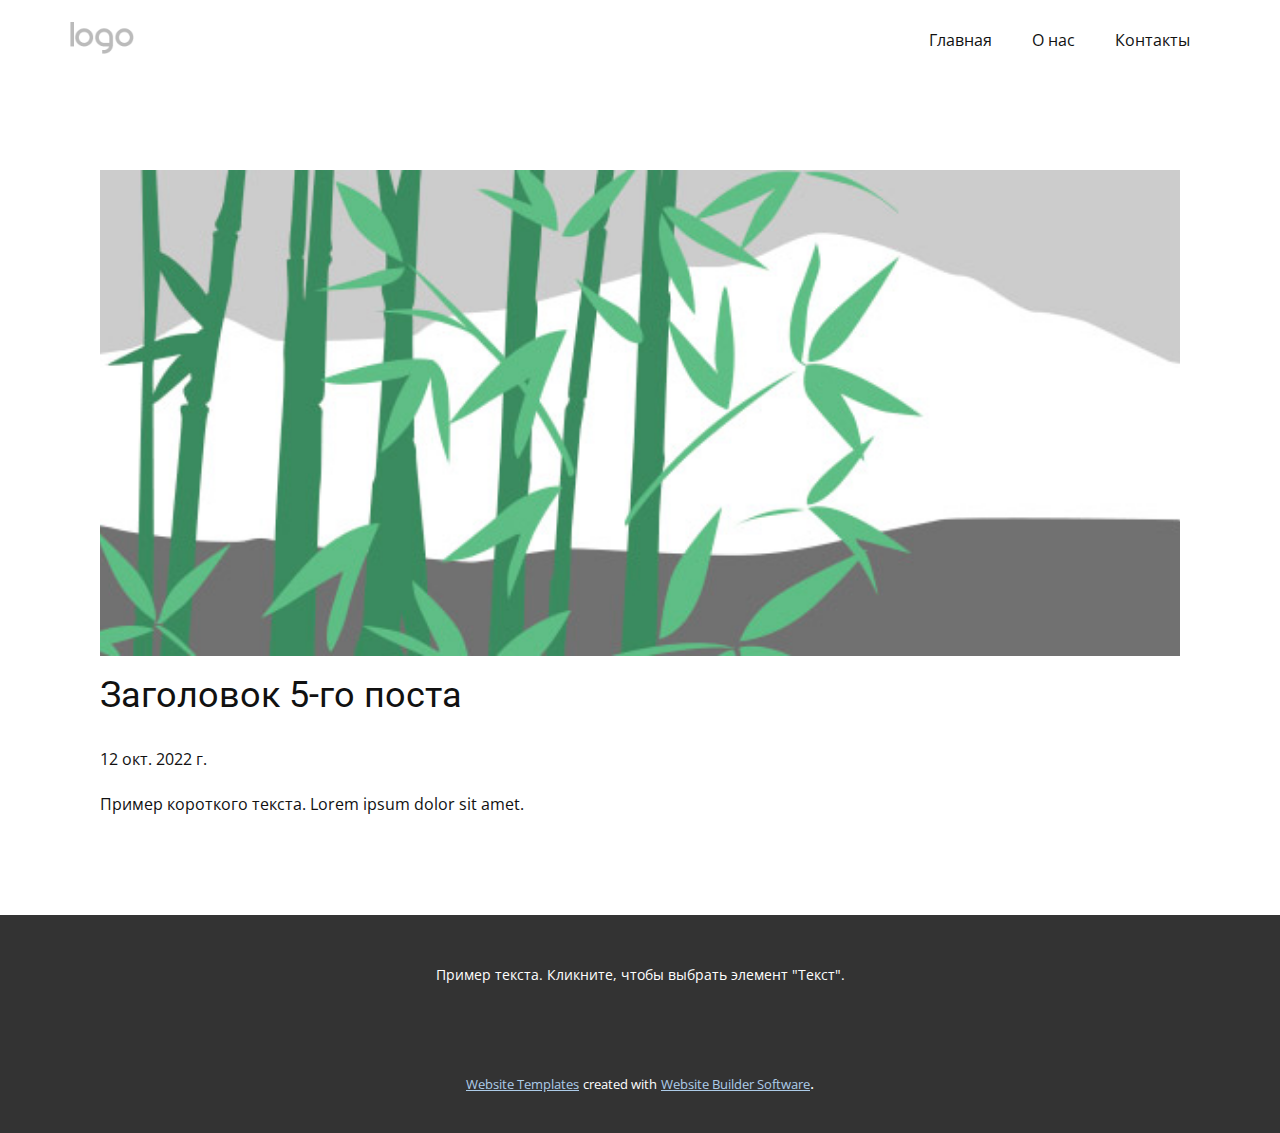
<file: special-app/Site1/blog/пост-4.html>
<!doctype html>
<html style="font-size: 16px;" lang="ru"><head>
    <meta name="viewport" content="width=device-width, initial-scale=1.0">
    <meta charset="utf-8">
    <meta name="keywords" content="Заголовок 1-го поста">
    <meta name="description" content="">
    <title>Заголовок 5-го поста</title>
    <link rel="stylesheet" href="../nicepage.css" media="screen">
<link rel="stylesheet" href="../Post-Template.css" media="screen">
    <script class="u-script" type="text/javascript" src="../jquery.js" defer=""></script>
    <script class="u-script" type="text/javascript" src="../nicepage.js" defer=""></script>
    <meta name="generator" content="Nicepage 4.19.3, nicepage.com">
    <link id="u-theme-google-font" rel="stylesheet" href="https://fonts.googleapis.com/css?family=Roboto:100,100i,300,300i,400,400i,500,500i,700,700i,900,900i|Open+Sans:300,300i,400,400i,500,500i,600,600i,700,700i,800,800i">
    
    
    <script type="application/ld+json">{
		"@context": "http://schema.org",
		"@type": "Organization",
		"name": "",
		"logo": "images/default-logo.png"
}</script>
    <meta name="theme-color" content="#478ac9">
  </head>
  <body class="u-body u-xl-mode" data-lang="ru"><header class="u-clearfix u-header u-header" id="sec-5972"><div class="u-clearfix u-sheet u-valign-middle u-sheet-1">
        <a href="https://nicepage.com" class="u-image u-logo u-image-1">
          <img src="../images/default-logo.png" class="u-logo-image u-logo-image-1">
        </a>
        <nav class="u-menu u-menu-dropdown u-offcanvas u-menu-1">
          <div class="menu-collapse" style="font-size: 1rem; letter-spacing: 0px;">
            <a class="u-button-style u-custom-left-right-menu-spacing u-custom-padding-bottom u-custom-top-bottom-menu-spacing u-nav-link u-text-active-palette-1-base u-text-hover-palette-2-base" href="#">
              <svg class="u-svg-link" viewBox="0 0 24 24"><use xmlns:xlink="http://www.w3.org/1999/xlink" xlink:href="#menu-hamburger"></use></svg>
              <svg class="u-svg-content" version="1.1" id="menu-hamburger" viewBox="0 0 16 16" x="0px" y="0px" xmlns:xlink="http://www.w3.org/1999/xlink" xmlns="http://www.w3.org/2000/svg"><g><rect y="1" width="16" height="2"></rect><rect y="7" width="16" height="2"></rect><rect y="13" width="16" height="2"></rect>
</g></svg>
            </a>
          </div>
          <div class="u-nav-container">
            <ul class="u-nav u-unstyled u-nav-1"><li class="u-nav-item"><a class="u-button-style u-nav-link u-text-active-palette-1-base u-text-hover-palette-2-base" href="../Главная.html" style="padding: 10px 20px;">Главная</a>
</li><li class="u-nav-item"><a class="u-button-style u-nav-link u-text-active-palette-1-base u-text-hover-palette-2-base" href="../О-нас.html" style="padding: 10px 20px;">О нас</a>
</li><li class="u-nav-item"><a class="u-button-style u-nav-link u-text-active-palette-1-base u-text-hover-palette-2-base" href="../Контакты.html" style="padding: 10px 20px;">Контакты</a>
</li></ul>
          </div>
          <div class="u-nav-container-collapse">
            <div class="u-black u-container-style u-inner-container-layout u-opacity u-opacity-95 u-sidenav">
              <div class="u-inner-container-layout u-sidenav-overflow">
                <div class="u-menu-close"></div>
                <ul class="u-align-center u-nav u-popupmenu-items u-unstyled u-nav-2"><li class="u-nav-item"><a class="u-button-style u-nav-link" href="../Главная.html">Главная</a>
</li><li class="u-nav-item"><a class="u-button-style u-nav-link" href="../О-нас.html">О нас</a>
</li><li class="u-nav-item"><a class="u-button-style u-nav-link" href="../Контакты.html">Контакты</a>
</li></ul>
              </div>
            </div>
            <div class="u-black u-menu-overlay u-opacity u-opacity-70"></div>
          </div>
        </nav>
      </div></header>
    <section class="u-align-center u-clearfix u-section-1" id="sec-1956">
      <div class="u-clearfix u-sheet u-valign-middle-md u-valign-middle-sm u-valign-middle-xs u-sheet-1"><!--post_details--><!--post_details_options_json--><!--{"source":""}--><!--/post_details_options_json--><!--blog_post-->
        <div class="u-container-style u-expanded-width u-post-details u-post-details-1">
          <div class="u-container-layout u-valign-middle u-container-layout-1"><!--blog_post_image-->
            <img alt="" class="u-blog-control u-expanded-width u-image u-image-default u-image-1" src="../images/68f64b9d.jpeg"><!--/blog_post_image--><!--blog_post_header-->
            <h2 class="u-blog-control u-text u-text-1">Заголовок 5-го поста</h2><!--/blog_post_header--><!--blog_post_metadata-->
            <div class="u-blog-control u-metadata u-metadata-1"><!--blog_post_metadata_date-->
              <span class="u-meta-date u-meta-icon">12 окт. 2022 г.</span><!--/blog_post_metadata_date--><!--blog_post_metadata_category-->
              <!--/blog_post_metadata_category--><!--blog_post_metadata_comments-->
              <!--/blog_post_metadata_comments-->
            </div><!--/blog_post_metadata--><!--blog_post_content-->
            <div class="u-align-justify u-blog-control u-post-content u-text u-text-2 fr-view">
  Пример короткого текста. Lorem ipsum dolor sit amet.
  </div><!--/blog_post_content-->
          </div>
        </div><!--/blog_post--><!--/post_details-->
      </div>
    </section>
    
    
    <footer class="u-align-center u-clearfix u-footer u-grey-80 u-footer" id="sec-6dae"><div class="u-clearfix u-sheet u-sheet-1">
        <p class="u-small-text u-text u-text-variant u-text-1">Пример текста. Кликните, чтобы выбрать элемент "Текст".</p>
      </div></footer>
    <section class="u-backlink u-clearfix u-grey-80">
      <a class="u-link" href="https://nicepage.com/website-templates" target="_blank">
        <span>Website Templates</span>
      </a>
      <p class="u-text">
        <span>created with</span>
      </p>
      <a class="u-link" href="" target="_blank">
        <span>Website Builder Software</span>
      </a>. 
    </section>
  
</body></html>
</file>
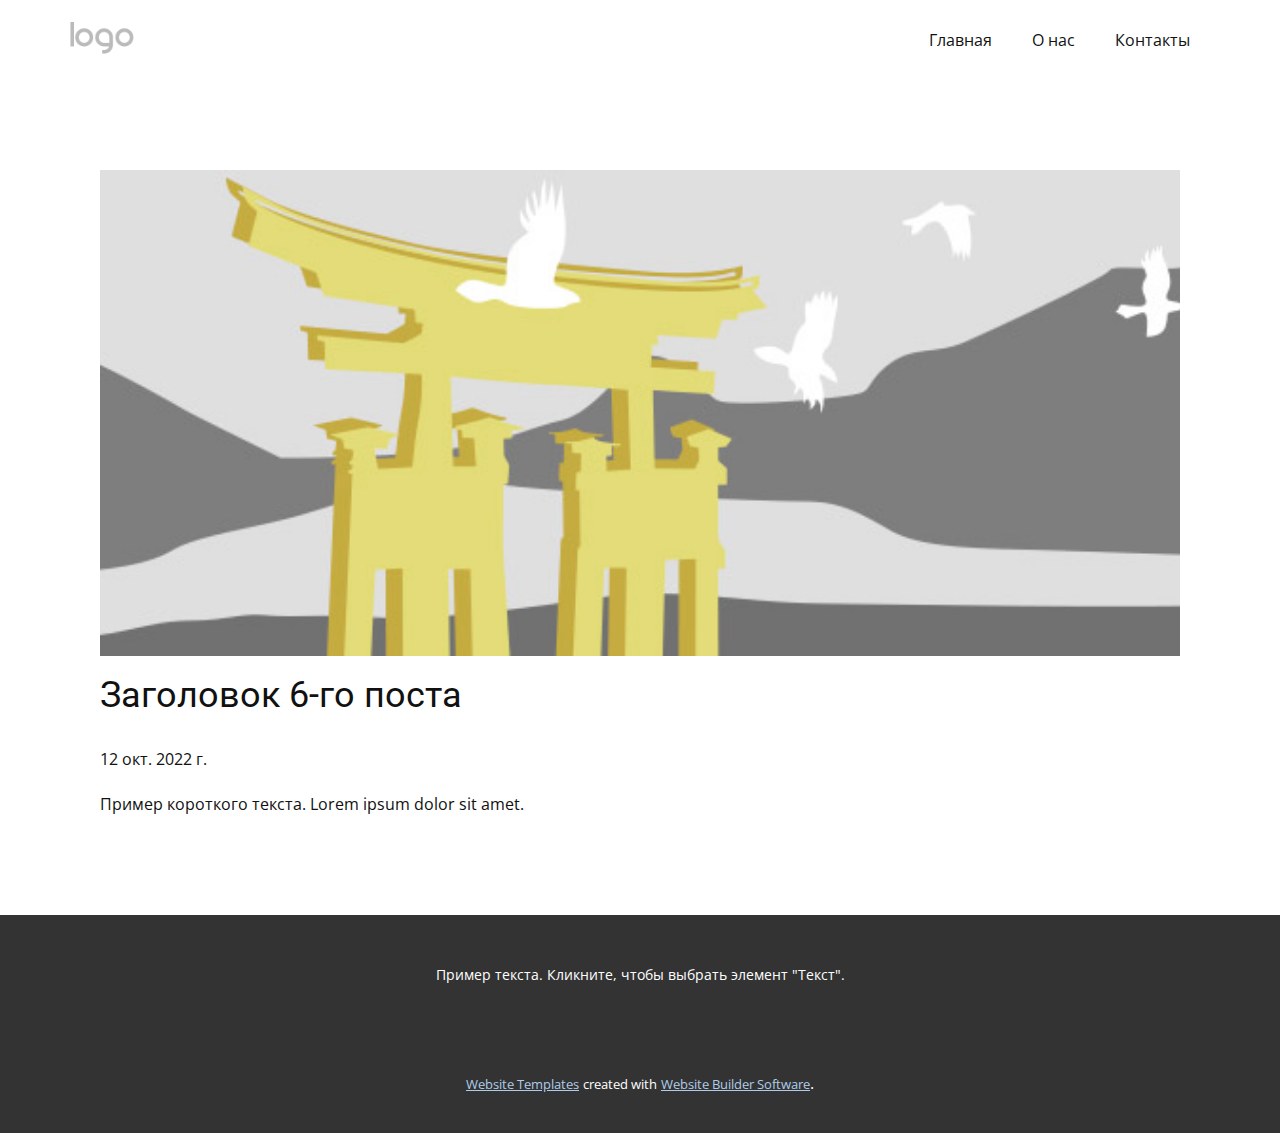
<file: special-app/Site1/blog/пост-5.html>
<!doctype html>
<html style="font-size: 16px;" lang="ru"><head>
    <meta name="viewport" content="width=device-width, initial-scale=1.0">
    <meta charset="utf-8">
    <meta name="keywords" content="Заголовок 1-го поста">
    <meta name="description" content="">
    <title>Заголовок 6-го поста</title>
    <link rel="stylesheet" href="../nicepage.css" media="screen">
<link rel="stylesheet" href="../Post-Template.css" media="screen">
    <script class="u-script" type="text/javascript" src="../jquery.js" defer=""></script>
    <script class="u-script" type="text/javascript" src="../nicepage.js" defer=""></script>
    <meta name="generator" content="Nicepage 4.19.3, nicepage.com">
    <link id="u-theme-google-font" rel="stylesheet" href="https://fonts.googleapis.com/css?family=Roboto:100,100i,300,300i,400,400i,500,500i,700,700i,900,900i|Open+Sans:300,300i,400,400i,500,500i,600,600i,700,700i,800,800i">
    
    
    <script type="application/ld+json">{
		"@context": "http://schema.org",
		"@type": "Organization",
		"name": "",
		"logo": "images/default-logo.png"
}</script>
    <meta name="theme-color" content="#478ac9">
  </head>
  <body class="u-body u-xl-mode" data-lang="ru"><header class="u-clearfix u-header u-header" id="sec-5972"><div class="u-clearfix u-sheet u-valign-middle u-sheet-1">
        <a href="https://nicepage.com" class="u-image u-logo u-image-1">
          <img src="../images/default-logo.png" class="u-logo-image u-logo-image-1">
        </a>
        <nav class="u-menu u-menu-dropdown u-offcanvas u-menu-1">
          <div class="menu-collapse" style="font-size: 1rem; letter-spacing: 0px;">
            <a class="u-button-style u-custom-left-right-menu-spacing u-custom-padding-bottom u-custom-top-bottom-menu-spacing u-nav-link u-text-active-palette-1-base u-text-hover-palette-2-base" href="#">
              <svg class="u-svg-link" viewBox="0 0 24 24"><use xmlns:xlink="http://www.w3.org/1999/xlink" xlink:href="#menu-hamburger"></use></svg>
              <svg class="u-svg-content" version="1.1" id="menu-hamburger" viewBox="0 0 16 16" x="0px" y="0px" xmlns:xlink="http://www.w3.org/1999/xlink" xmlns="http://www.w3.org/2000/svg"><g><rect y="1" width="16" height="2"></rect><rect y="7" width="16" height="2"></rect><rect y="13" width="16" height="2"></rect>
</g></svg>
            </a>
          </div>
          <div class="u-nav-container">
            <ul class="u-nav u-unstyled u-nav-1"><li class="u-nav-item"><a class="u-button-style u-nav-link u-text-active-palette-1-base u-text-hover-palette-2-base" href="../Главная.html" style="padding: 10px 20px;">Главная</a>
</li><li class="u-nav-item"><a class="u-button-style u-nav-link u-text-active-palette-1-base u-text-hover-palette-2-base" href="../О-нас.html" style="padding: 10px 20px;">О нас</a>
</li><li class="u-nav-item"><a class="u-button-style u-nav-link u-text-active-palette-1-base u-text-hover-palette-2-base" href="../Контакты.html" style="padding: 10px 20px;">Контакты</a>
</li></ul>
          </div>
          <div class="u-nav-container-collapse">
            <div class="u-black u-container-style u-inner-container-layout u-opacity u-opacity-95 u-sidenav">
              <div class="u-inner-container-layout u-sidenav-overflow">
                <div class="u-menu-close"></div>
                <ul class="u-align-center u-nav u-popupmenu-items u-unstyled u-nav-2"><li class="u-nav-item"><a class="u-button-style u-nav-link" href="../Главная.html">Главная</a>
</li><li class="u-nav-item"><a class="u-button-style u-nav-link" href="../О-нас.html">О нас</a>
</li><li class="u-nav-item"><a class="u-button-style u-nav-link" href="../Контакты.html">Контакты</a>
</li></ul>
              </div>
            </div>
            <div class="u-black u-menu-overlay u-opacity u-opacity-70"></div>
          </div>
        </nav>
      </div></header>
    <section class="u-align-center u-clearfix u-section-1" id="sec-1956">
      <div class="u-clearfix u-sheet u-valign-middle-md u-valign-middle-sm u-valign-middle-xs u-sheet-1"><!--post_details--><!--post_details_options_json--><!--{"source":""}--><!--/post_details_options_json--><!--blog_post-->
        <div class="u-container-style u-expanded-width u-post-details u-post-details-1">
          <div class="u-container-layout u-valign-middle u-container-layout-1"><!--blog_post_image-->
            <img alt="" class="u-blog-control u-expanded-width u-image u-image-default u-image-1" src="../images/8ad73f3c.jpeg"><!--/blog_post_image--><!--blog_post_header-->
            <h2 class="u-blog-control u-text u-text-1">Заголовок 6-го поста</h2><!--/blog_post_header--><!--blog_post_metadata-->
            <div class="u-blog-control u-metadata u-metadata-1"><!--blog_post_metadata_date-->
              <span class="u-meta-date u-meta-icon">12 окт. 2022 г.</span><!--/blog_post_metadata_date--><!--blog_post_metadata_category-->
              <!--/blog_post_metadata_category--><!--blog_post_metadata_comments-->
              <!--/blog_post_metadata_comments-->
            </div><!--/blog_post_metadata--><!--blog_post_content-->
            <div class="u-align-justify u-blog-control u-post-content u-text u-text-2 fr-view">
  Пример короткого текста. Lorem ipsum dolor sit amet.
  </div><!--/blog_post_content-->
          </div>
        </div><!--/blog_post--><!--/post_details-->
      </div>
    </section>
    
    
    <footer class="u-align-center u-clearfix u-footer u-grey-80 u-footer" id="sec-6dae"><div class="u-clearfix u-sheet u-sheet-1">
        <p class="u-small-text u-text u-text-variant u-text-1">Пример текста. Кликните, чтобы выбрать элемент "Текст".</p>
      </div></footer>
    <section class="u-backlink u-clearfix u-grey-80">
      <a class="u-link" href="https://nicepage.com/website-templates" target="_blank">
        <span>Website Templates</span>
      </a>
      <p class="u-text">
        <span>created with</span>
      </p>
      <a class="u-link" href="" target="_blank">
        <span>Website Builder Software</span>
      </a>. 
    </section>
  
</body></html>
</file>
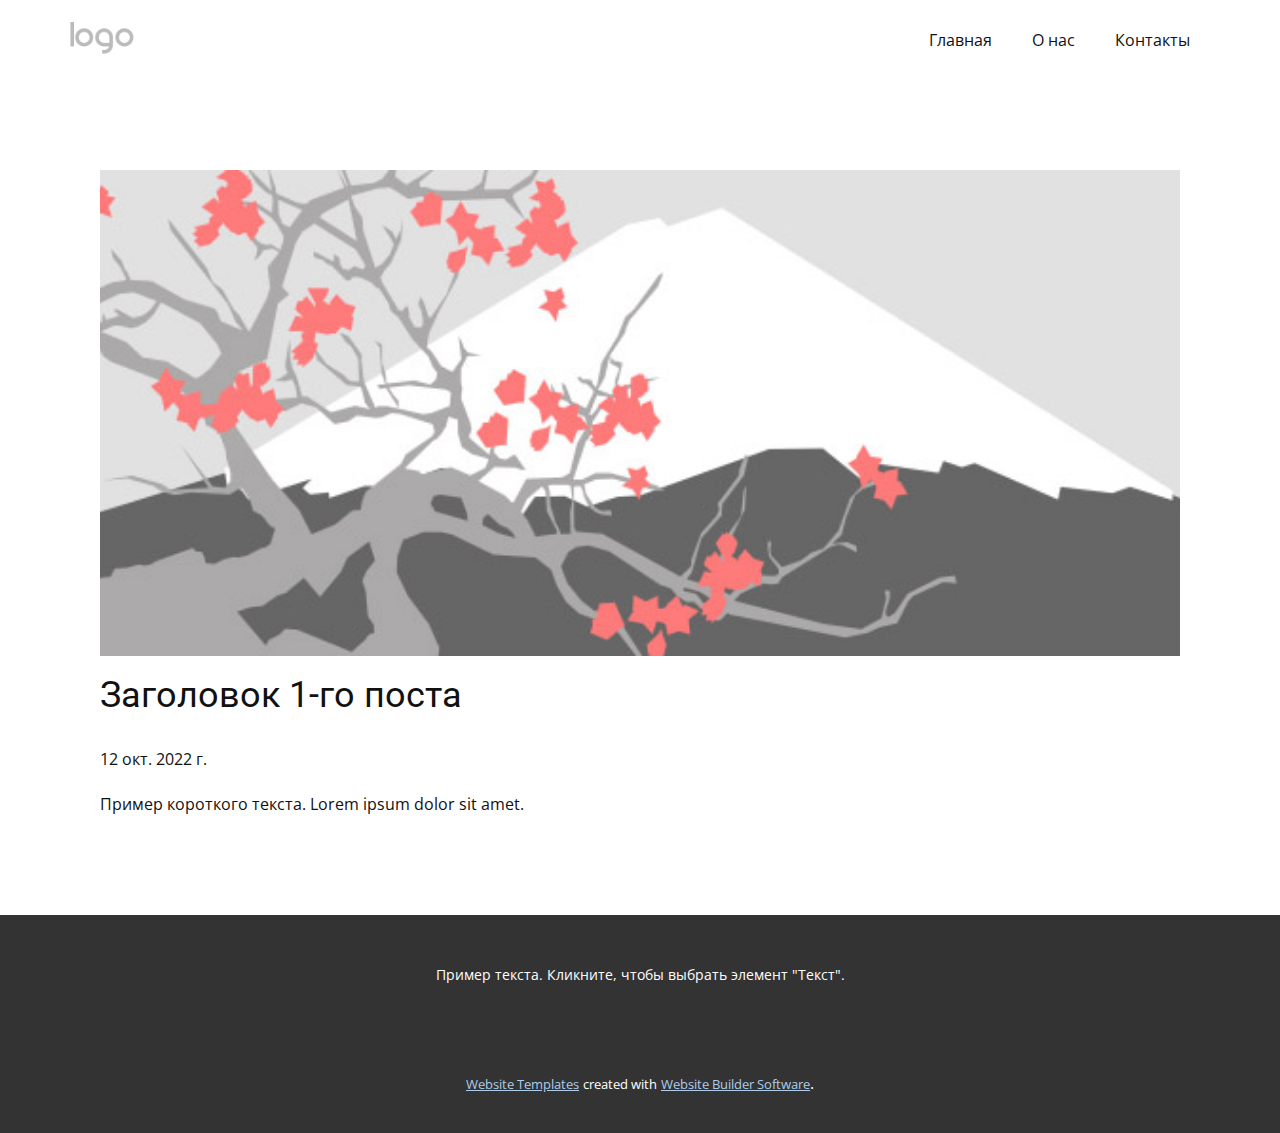
<file: special-app/Site1/blog/пост.html>
<!doctype html>
<html style="font-size: 16px;" lang="ru"><head>
    <meta name="viewport" content="width=device-width, initial-scale=1.0">
    <meta charset="utf-8">
    <meta name="keywords" content="Заголовок 1-го поста">
    <meta name="description" content="">
    <title>Заголовок 1-го поста</title>
    <link rel="stylesheet" href="../nicepage.css" media="screen">
<link rel="stylesheet" href="../Post-Template.css" media="screen">
    <script class="u-script" type="text/javascript" src="../jquery.js" defer=""></script>
    <script class="u-script" type="text/javascript" src="../nicepage.js" defer=""></script>
    <meta name="generator" content="Nicepage 4.19.3, nicepage.com">
    <link id="u-theme-google-font" rel="stylesheet" href="https://fonts.googleapis.com/css?family=Roboto:100,100i,300,300i,400,400i,500,500i,700,700i,900,900i|Open+Sans:300,300i,400,400i,500,500i,600,600i,700,700i,800,800i">
    
    
    <script type="application/ld+json">{
		"@context": "http://schema.org",
		"@type": "Organization",
		"name": "",
		"logo": "images/default-logo.png"
}</script>
    <meta name="theme-color" content="#478ac9">
  </head>
  <body class="u-body u-xl-mode" data-lang="ru"><header class="u-clearfix u-header u-header" id="sec-5972"><div class="u-clearfix u-sheet u-valign-middle u-sheet-1">
        <a href="https://nicepage.com" class="u-image u-logo u-image-1">
          <img src="../images/default-logo.png" class="u-logo-image u-logo-image-1">
        </a>
        <nav class="u-menu u-menu-dropdown u-offcanvas u-menu-1">
          <div class="menu-collapse" style="font-size: 1rem; letter-spacing: 0px;">
            <a class="u-button-style u-custom-left-right-menu-spacing u-custom-padding-bottom u-custom-top-bottom-menu-spacing u-nav-link u-text-active-palette-1-base u-text-hover-palette-2-base" href="#">
              <svg class="u-svg-link" viewBox="0 0 24 24"><use xmlns:xlink="http://www.w3.org/1999/xlink" xlink:href="#menu-hamburger"></use></svg>
              <svg class="u-svg-content" version="1.1" id="menu-hamburger" viewBox="0 0 16 16" x="0px" y="0px" xmlns:xlink="http://www.w3.org/1999/xlink" xmlns="http://www.w3.org/2000/svg"><g><rect y="1" width="16" height="2"></rect><rect y="7" width="16" height="2"></rect><rect y="13" width="16" height="2"></rect>
</g></svg>
            </a>
          </div>
          <div class="u-nav-container">
            <ul class="u-nav u-unstyled u-nav-1"><li class="u-nav-item"><a class="u-button-style u-nav-link u-text-active-palette-1-base u-text-hover-palette-2-base" href="../Главная.html" style="padding: 10px 20px;">Главная</a>
</li><li class="u-nav-item"><a class="u-button-style u-nav-link u-text-active-palette-1-base u-text-hover-palette-2-base" href="../О-нас.html" style="padding: 10px 20px;">О нас</a>
</li><li class="u-nav-item"><a class="u-button-style u-nav-link u-text-active-palette-1-base u-text-hover-palette-2-base" href="../Контакты.html" style="padding: 10px 20px;">Контакты</a>
</li></ul>
          </div>
          <div class="u-nav-container-collapse">
            <div class="u-black u-container-style u-inner-container-layout u-opacity u-opacity-95 u-sidenav">
              <div class="u-inner-container-layout u-sidenav-overflow">
                <div class="u-menu-close"></div>
                <ul class="u-align-center u-nav u-popupmenu-items u-unstyled u-nav-2"><li class="u-nav-item"><a class="u-button-style u-nav-link" href="../Главная.html">Главная</a>
</li><li class="u-nav-item"><a class="u-button-style u-nav-link" href="../О-нас.html">О нас</a>
</li><li class="u-nav-item"><a class="u-button-style u-nav-link" href="../Контакты.html">Контакты</a>
</li></ul>
              </div>
            </div>
            <div class="u-black u-menu-overlay u-opacity u-opacity-70"></div>
          </div>
        </nav>
      </div></header>
    <section class="u-align-center u-clearfix u-section-1" id="sec-1956">
      <div class="u-clearfix u-sheet u-valign-middle-md u-valign-middle-sm u-valign-middle-xs u-sheet-1"><!--post_details--><!--post_details_options_json--><!--{"source":""}--><!--/post_details_options_json--><!--blog_post-->
        <div class="u-container-style u-expanded-width u-post-details u-post-details-1">
          <div class="u-container-layout u-valign-middle u-container-layout-1"><!--blog_post_image-->
            <img alt="" class="u-blog-control u-expanded-width u-image u-image-default u-image-1" src="../images/0fd3416c.jpeg"><!--/blog_post_image--><!--blog_post_header-->
            <h2 class="u-blog-control u-text u-text-1">Заголовок 1-го поста</h2><!--/blog_post_header--><!--blog_post_metadata-->
            <div class="u-blog-control u-metadata u-metadata-1"><!--blog_post_metadata_date-->
              <span class="u-meta-date u-meta-icon">12 окт. 2022 г.</span><!--/blog_post_metadata_date--><!--blog_post_metadata_category-->
              <!--/blog_post_metadata_category--><!--blog_post_metadata_comments-->
              <!--/blog_post_metadata_comments-->
            </div><!--/blog_post_metadata--><!--blog_post_content-->
            <div class="u-align-justify u-blog-control u-post-content u-text u-text-2 fr-view">
  Пример короткого текста. Lorem ipsum dolor sit amet.
  </div><!--/blog_post_content-->
          </div>
        </div><!--/blog_post--><!--/post_details-->
      </div>
    </section>
    
    
    <footer class="u-align-center u-clearfix u-footer u-grey-80 u-footer" id="sec-6dae"><div class="u-clearfix u-sheet u-sheet-1">
        <p class="u-small-text u-text u-text-variant u-text-1">Пример текста. Кликните, чтобы выбрать элемент "Текст".</p>
      </div></footer>
    <section class="u-backlink u-clearfix u-grey-80">
      <a class="u-link" href="https://nicepage.com/website-templates" target="_blank">
        <span>Website Templates</span>
      </a>
      <p class="u-text">
        <span>created with</span>
      </p>
      <a class="u-link" href="" target="_blank">
        <span>Website Builder Software</span>
      </a>. 
    </section>
  
</body></html>
</file>
